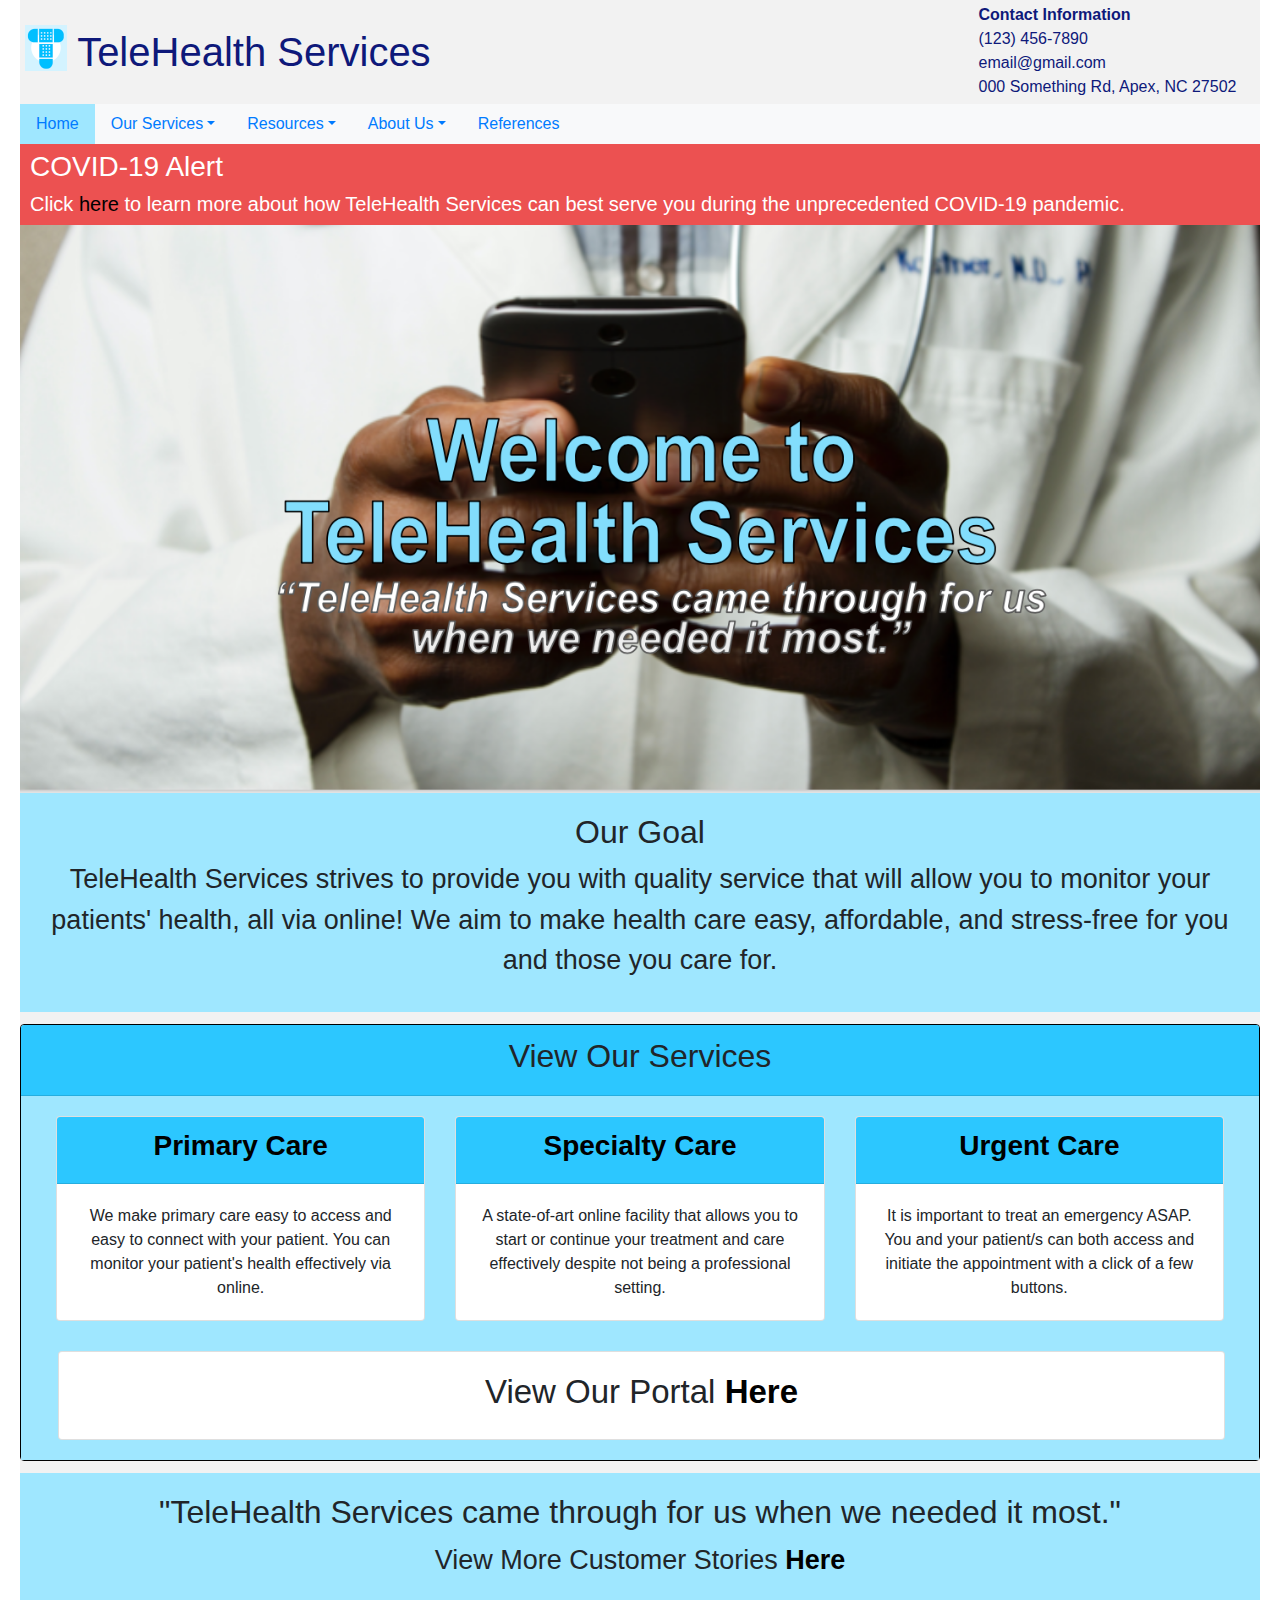
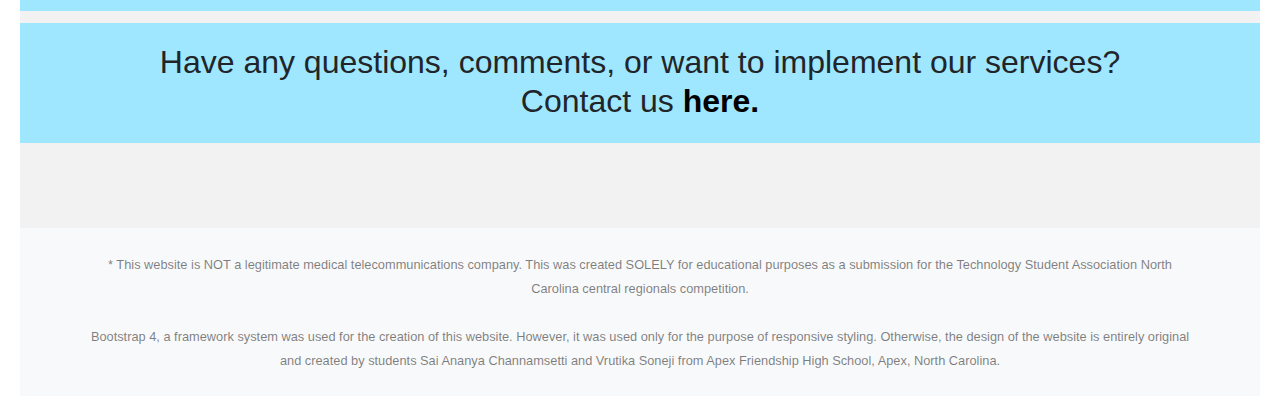
<file: index.html>
<!DOCTYPE html>
<html>

<head>
    <title>TeleHealth Services</title>

    <meta charset="utf-8">
    <meta name="viewport" content="width=device-width, initial-scale=1">

    <link rel="stylesheet" href="styles/main.css">
    <link rel="stylesheet" href="styles/bootstrap.css">

    <script src="js/jquery.min.js"></script>
    <script src="js/bootstrap.js"></script>
</head>

<body>
    <div class="containter ths-container-ui">
        <div class="row">
            <div class="col-md-9" style="margin-top: 20px;">
                <div class="img-column"><img src="images/logo.png"></div>
                <div class="title-column">
                    <h1 class="title-size title-color">TeleHealth Services</h1>
                </div>
            </div>
            <div class="col-md-3">
                <section class="titlecontact-size"><b>Contact Information</b> <br>(123) 456-7890 <br> email@gmail.com
                    <br> 000
                    Something
                    Rd, Apex, NC 27502
            </div>
            </section>
        </div>
        <nav class="navbar navbar-light bg-light">
            <ul class="nav">
                <li class="nav-item menu-selected">
                    <a class="nav-link" href="index.html">Home</a>
                </li>
                <li class="nav-item dropdown">
                    <a class="nav-link dropdown-toggle" data-toggle="dropdown" href="#">Our Services</a>
                    <div class="dropdown-menu">
                        <a class="dropdown-item" href="./html/primarycare.html">Primary Care</a>
                        <a class="dropdown-item" href="./html/specialtycare.html">Specialty Care</a>
                        <a class="dropdown-item" href="./html/urgentcare.html">Urgent Care</a>
                        <div class="dropdown-divider"></div>
                        <a class="dropdown-item" href="./html/ourportal.html">Our Portal</a>
                </li>
                <li class="nav-item dropdown">
                    <a class="nav-link dropdown-toggle" data-toggle="dropdown" href="#">Resources</a>
                    <div class="dropdown-menu">
                        <a class="dropdown-item" href="html/customerstories.html">Customer Stories</a>
                        <a class="dropdown-item" href="html/coronavirusinfo.html">COVID-19 Information</a>
                    </div>
                </li>
                <li class="nav-item dropdown">
                    <a class="nav-link dropdown-toggle" data-toggle="dropdown" href="#">About Us</a>
                    <div class="dropdown-menu">
                        <a class="dropdown-item" href="html/whoweare.html">Who We Are</a>
                        <a class="dropdown-item" href="html/contactus.html">Contact Us</a>
                    </div>
                </li>
                <li class="nav-item">
                    <a class="nav-link" href="html/citations.html">References</a>
                </li>
            </ul>
        </nav>

        <article
            style="background-color: rgb(236, 81, 81); color:white; padding-bottom: 1px; padding-top: 6px; padding-left: 10px; margin-left: 0px;">
            <h3 class="h3font">COVID-19 Alert</h3>
            <h5 class="h5font">Click <a href="./html/coronavirusinfo.html" style="color: black">here</a> to learn more about how TeleHealth
                Services
                can best
                serve you during the unprecedented COVID-19
                pandemic.</h5>
        </article>

        <img src="images/homepageimage2.png" alt="homepage image" width="100%" height="100%">

        <article style="margin-bottom: 12px;" class="customerstoriesbox-2 mainbox-color">
            <h2 style="text-align: center;" class="h2font">Our Goal</h2>
            <p style="text-align: center;" class="carefont-size">TeleHealth Services strives to provide you with quality
                service that will allow you to monitor your
                patients' health, all via online! We aim to make
                health care easy, affordable, and stress-free for you and those you care for.</p>
        </article>
        <section>
            <div class="card" style="border-color: black; margin-bottom: 12px;">
                <div class="card-header heading-color">
                    <h2 style="text-align: center; padding-bottom: 0px;" class="h2font">View Our Services</h2>
                </div>
                <div class="card-body mainbox-color">
                    <div class="row mainbox-color" style="margin: 0px;">
                        <div class="col-md-4">
                            <div class="card h-100">
                                <div class="card-header heading-color">
                                    <h3 style="text-align: center; padding-bottom: 0px;" class="h3font"><a
                                            href="./html/primarycare.html" style="color: black;"><b>Primary Care</b></a>
                                    </h3>
                                </div>
                                <div class="card-body">
                                    <p class="card-text" style="text-align: center;">We make primary care
                                        easy to access and easy to connect with
                                        your patient. You can monitor your patient's health effectively via online.</p>
                                </div>
                            </div>
                        </div>
                        <div class="col-md-4">
                            <div class="card h-100">
                                <div class="card-header heading-color">
                                    <h3 style="text-align: center; padding-bottom: 0px;" class="h3font"><a
                                            href="./html/specialtycare.html" style="color: black;"><b>Specialty
                                                Care</b></a></h3>
                                </div>
                                <div class="card-body">
                                    <p class="card-text" style="text-align: center;">A state-of-art online facility that
                                        allows you to
                                        start or continue your treatment and care effectively despite not being a
                                        professional setting.</p>
                                </div>
                            </div>
                        </div>
                        <div class="col-md-4">
                            <div class="card h-100">
                                <div class="card-header heading-color">
                                    <h3 style="text-align: center; padding-bottom: 0px;" class="h3font"><a
                                            href="./html/urgentcare.html" style="color: black;"><b>Urgent Care</b></a>
                                    </h3>
                                </div>
                                <div class="card-body">
                                    <p class="card-text" style="text-align: center;">It is important to treat an
                                        emergency ASAP. You and your
                                        patient/s can both access and initiate the appointment with a click of a few
                                        buttons.</p>
                                </div>
                            </div>
                        </div>
                    </div>
                    <div class="card" style="margin-top: 30px; margin-left: 17px; margin-right: 14px;">
                        <div class="card-body">
                            <h2 style="text-align: center; font-size: 33px;" class="h2font">View Our Portal <a href="html/ourportal.html" style="color:black"><b>Here</b></a></h2>
                        </div>
                    </div>
                </div>
            </div>
        </section>
        <article style="margin-bottom: 12px;" class="customerstoriesbox-2 mainbox-color">
            <h2 style="text-align: center;" class="h2font">"TeleHealth Services came through for us when we needed it most."</h2>
            <p style="text-align: center;" class="font-27px">View More Customer Stories <a
                    href="html/customerstories.html" style="color: black"><b>Here</b></a></p>
        </article>
        <section class="customerstoriesbox-2 mainbox-color">
            <h2 style="text-align: center;" class="h2font">Have any questions, comments, or want to implement our services? <br> Contact us <a
                    href="html/contactus.html" style="color: black;"><b>here.</b></a></h3>
        </section>
        <footer id="sticky-footer" class="py-4 bg-light text-black-50" style="margin-top: 85px;">
            <div class="container text-center">
                <small>* This website is NOT a legitimate medical telecommunications company. This was
                    created SOLELY for educational purposes as a submission for the Technology Student Association
                    North Carolina central regionals competition.</small>
                <br>
                <br>
                <small>Bootstrap 4, a framework system was used for the creation of this website. However, it was used
                    only for the purpose of responsive styling. Otherwise, the design of the website is entirely
                    original and created by students Sai Ananya Channamsetti and Vrutika Soneji
                    from Apex Friendship High School, Apex, North Carolina.</small>
            </div>
        </footer>
    </div>
</body>

</html>
</file>
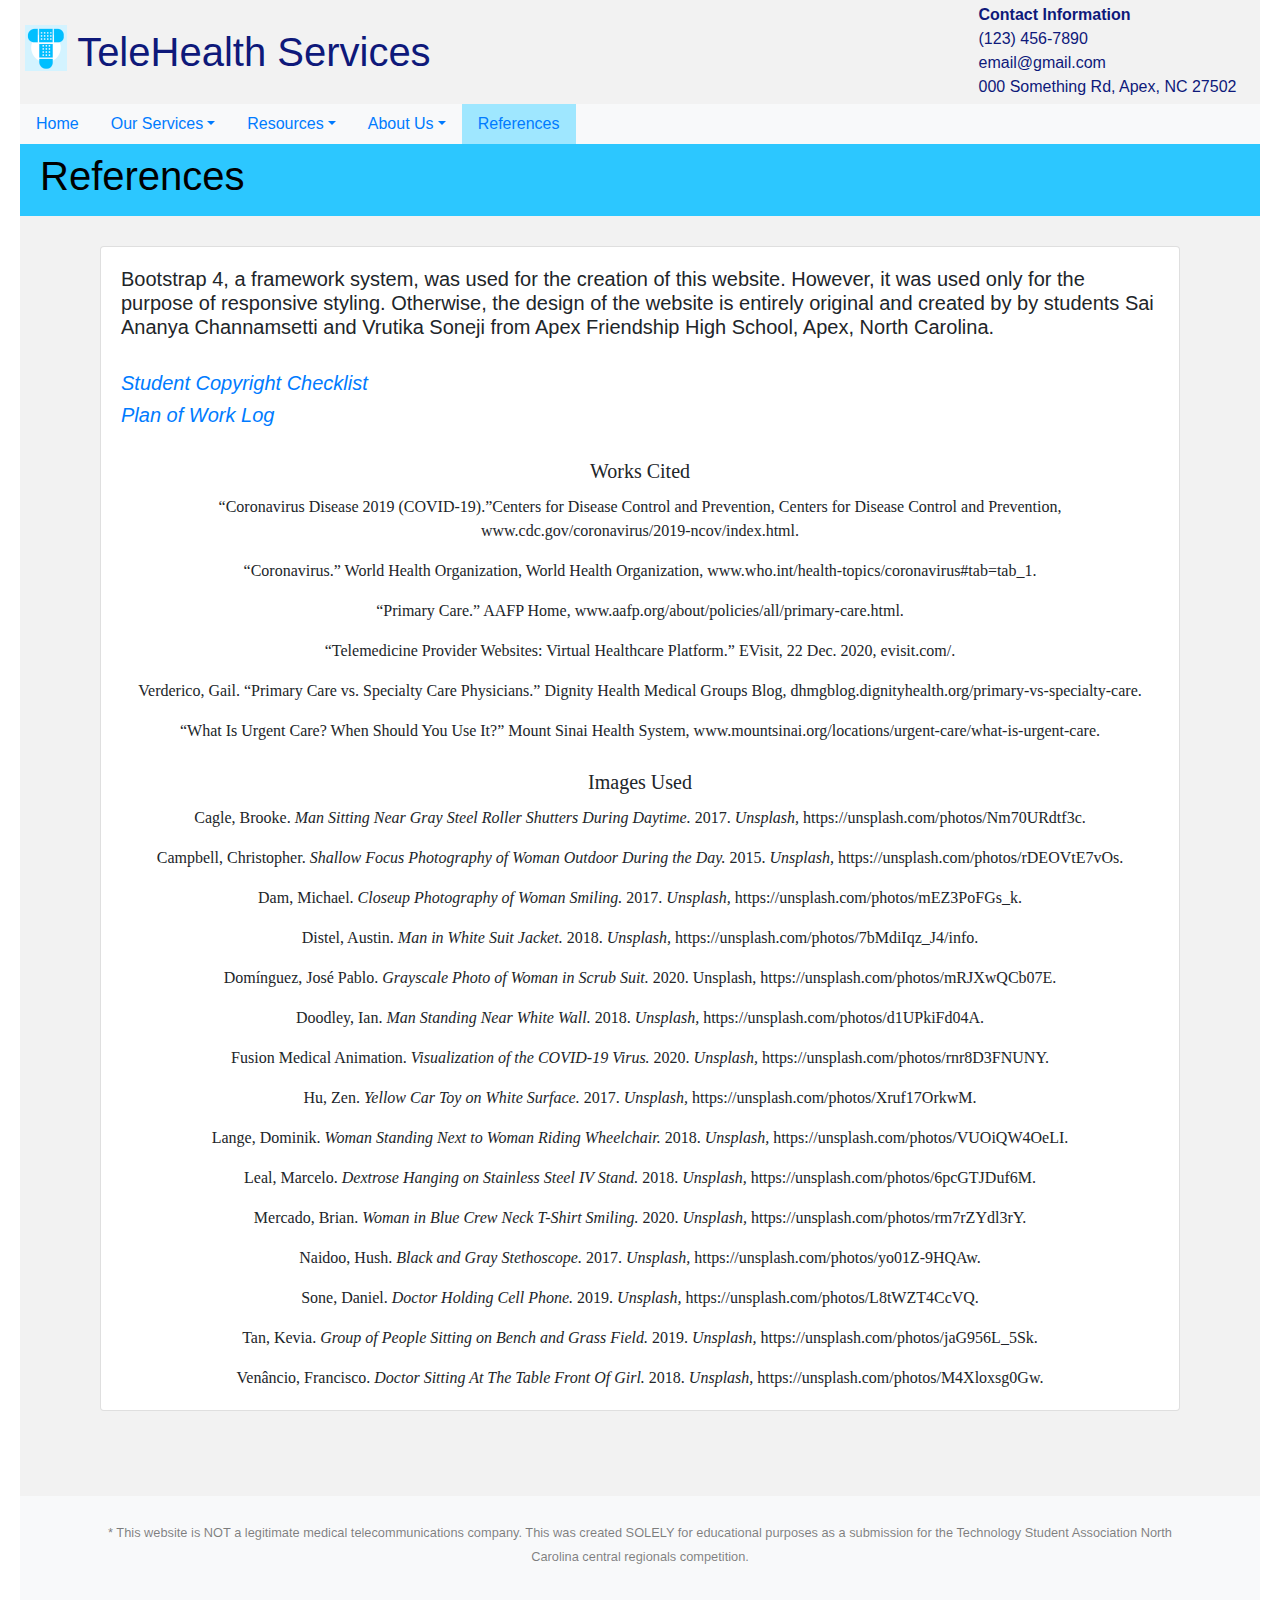
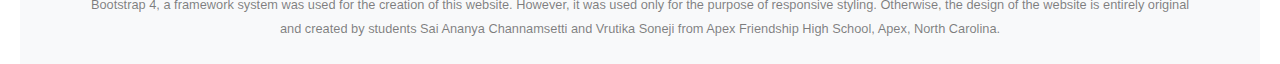
<file: html/citations.html>
<!DOCTYPE html>
<html>

<head>
    <title>TeleHealth Services</title>

    <meta charset="utf-8">
    <meta name="viewport" content="width=device-width, initial-scale=1">
    
    <link rel="stylesheet" href="../styles/main.css">
    <link rel="stylesheet" href="../styles/bootstrap.css">

    <script src="../js/jquery.min.js"></script>
    <script src="../js/bootstrap.js"></script>
    <script src="../js/contactvalidator.js"></script>
</head>

<body>
    <div class="containter ths-container-ui">
        <div class="row">
            <div class="col-md-9" style="margin-top: 20px;">
                <div class="img-column"><a href="../index.html"><img src="../images/logo.png"></a></div>
                <div class="title-column">
                    <h1 class="title-size"><a href="../index.html" class="title-color">TeleHealth Services</a></h1>
                </div>
            </div>
            <div class="col-md-3">
                <section class="titlecontact-size"><b>Contact Information</b> <br>(123) 456-7890 <br> email@gmail.com
                    <br> 000
                    Something
                    Rd, Apex, NC 27502
            </div>
            </section>
        </div>
        <nav class="navbar navbar-light bg-light">
            <ul class="nav">
                <li class="nav-item">
                    <a class="nav-link" href="../index.html">Home</a>
                </li>
                <li class="nav-item dropdown">
                    <a class="nav-link dropdown-toggle" data-toggle="dropdown" href="#">Our Services</a>
                    <div class="dropdown-menu">
                        <a class="dropdown-item" href="./primarycare.html">Primary Care</a>
                        <a class="dropdown-item" href="./specialtycare.html">Specialty Care</a>
                        <a class="dropdown-item" href="./urgentcare.html">Urgent Care</a>
                        <div class="dropdown-divider"></div>
                        <a class="dropdown-item" href="./ourportal.html">Our Portal</a>
                    </div>
                </li>
                <li class="nav-item dropdown">
                    <a class="nav-link dropdown-toggle" data-toggle="dropdown" href="#">Resources</a>
                    <div class="dropdown-menu">
                        <a class="dropdown-item" href="./customerstories.html">Customer Stories</a>
                        <a class="dropdown-item" href="./coronavirusinfo.html">COVID-19 Information</a>
                    </div>
                </li>
                <li class="nav-item dropdown">
                    <a class="nav-link dropdown-toggle" data-toggle="dropdown" href="#">About Us</a>
                    <div class="dropdown-menu">
                        <a class="dropdown-item" href="./whoweare.html">Who We Are</a>
                        <a class="dropdown-item" href="./contactus.html">Contact Us</a>
                    </div>
                </li>
                <li class="nav-item menu-selected">
                    <a class="nav-link" href="./citations.html">References</a>
                </li>
            </ul>
        </nav>
        <article
            class="heading-color blue-heading" style="color: black;">
            <h1 class="font-40px">References</h1>
        </article>
        <div class="card contact-card" style="margin-top: 30px;">
            <div class="card-body">
                <h5 class="card-text h5font">Bootstrap 4, a framework system, was used for the creation of this website.
                    However, it was used
                    only for the purpose of responsive styling. Otherwise, the design of the website is entirely
                    original and created by by students Sai Ananya Channamsetti and Vrutika Soneji
                    from Apex Friendship High School, Apex, North Carolina.</h5>
                <br>
                <h5 class=".PDF-align h5font"><a href=../PDFs/WebmasterCopyRight.pdf target="_blank">
                    <i>Student Copyright Checklist</i>
                </a></h5>
                <h5 class=".PDF-align h5font"><a href="../PDFs/webmasterstates.pdf" target="_blank">
                    <i>Plan of Work Log</i>
                </a></h5>
                <br>

                <h5 class="card-title h5font" style="text-align: center; font-family: 'Times New Roman', Times, serif;">Works Cited</h5>
                <section style="font-family:'Times New Roman', Times, serif;">
                <p class="card-text" style="text-align: center;">
                    <q>Coronavirus Disease 2019 (COVID-19).</q>Centers for Disease Control and Prevention, Centers for
                    Disease Control and Prevention, www.cdc.gov/coronavirus/2019-ncov/index.html.
                </p>
                <p class="card-text" style="text-align: center;">
                    <q>Coronavirus.</q> World Health Organization, World Health Organization,
                    www.who.int/health-topics/coronavirus#tab=tab_1.
                </p>
                <p class="card-text" style="text-align: center;">
                    <q>Primary Care.</q> AAFP Home, www.aafp.org/about/policies/all/primary-care.html.
                </p>
                <p class="card-text" style="text-align: center;">
                    <q>Telemedicine Provider Websites: Virtual Healthcare Platform.</q> EVisit, 22 Dec. 2020,
                    evisit.com/.
                </p>
                <p class="card-text" style="text-align: center;">
                    Verderico, Gail. <q>Primary Care vs. Specialty Care Physicians.</q> Dignity Health Medical Groups
                    Blog, dhmgblog.dignityhealth.org/primary-vs-specialty-care.
                </p>
                <p class="card-text" style="text-align: center; padding-bottom: 27px;">
                    <q>What Is Urgent Care? When Should You Use It?</q> Mount Sinai Health System,
                    www.mountsinai.org/locations/urgent-care/what-is-urgent-care.
                </p>
                </section>

                <h5 class="card-title h5font" style="text-align: center; font-family: 'Times New Roman', Times, serif;">Images Used</h5>
                <section style="font-family: 'Times New Roman', Times, serif;">
                <p class="card-text" style="text-align: center;">
                    Cagle, Brooke. <i>Man Sitting Near Gray Steel Roller Shutters During Daytime.</i> 2017. <i>Unsplash,</i> https://unsplash.com/photos/Nm70URdtf3c.
                </p>
                <p class="card-text" style="text-align: center;">
                    Campbell, Christopher. <i>Shallow Focus Photography of Woman Outdoor During the Day.</i> 2015. <i>Unsplash,</i> https://unsplash.com/photos/rDEOVtE7vOs.
                </p>
                <p class="card-text" style="text-align: center;">
                    Dam, Michael. <i>Closeup Photography of Woman Smiling.</i> 2017. <i>Unsplash,</i> https://unsplash.com/photos/mEZ3PoFGs_k.
                </p>
                <p class="card-text" style="text-align: center;">
                    Distel, Austin. <i>Man in White Suit Jacket.</i> 2018. <i>Unsplash,</i> https://unsplash.com/photos/7bMdiIqz_J4/info. 
                </p>
                <p class="card-text" style="text-align: center;">
                    Domínguez, José Pablo. <i>Grayscale Photo of Woman in Scrub Suit.</i> 2020. Unsplash, https://unsplash.com/photos/mRJXwQCb07E.
                 </p>
                 <p class="card-text" style="text-align: center;">
                    Doodley, Ian. <i>Man Standing Near White Wall.</i> 2018. <i>Unsplash,</i> https://unsplash.com/photos/d1UPkiFd04A.
                 </p>
                 <p class="card-text" style="text-align: center;">
                    Fusion Medical Animation. <i>Visualization of the COVID-19 Virus.</i> 2020. <i>Unsplash,</i> https://unsplash.com/photos/rnr8D3FNUNY.
                 </p>
                 <p class="card-text" style="text-align: center;">
                    Hu, Zen. <i>Yellow Car Toy on White Surface.</i> 2017. <i>Unsplash,</i> https://unsplash.com/photos/Xruf17OrkwM.
                 </p>
                 <p class="card-text" style="text-align: center;">
                    Lange, Dominik. <i>Woman Standing Next to Woman Riding Wheelchair.</i> 2018. <i>Unsplash,</i> https://unsplash.com/photos/VUOiQW4OeLI.
                 </p>
                 <p class="card-text" style="text-align: center;">
                    Leal, Marcelo. <i>Dextrose Hanging on Stainless Steel IV Stand.</i> 2018. <i>Unsplash,</i> https://unsplash.com/photos/6pcGTJDuf6M.
                 </p>
                 <p class="card-text" style="text-align: center;">
                    Mercado, Brian. <i>Woman in Blue Crew Neck T-Shirt Smiling.</i> 2020. <i>Unsplash,</i> https://unsplash.com/photos/rm7rZYdl3rY.
                 </p>
                 <p class="card-text" style="text-align: center;">
                    Naidoo, Hush. <i>Black and Gray Stethoscope.</i> 2017. <i>Unsplash,</i> https://unsplash.com/photos/yo01Z-9HQAw.
                 </p>
                 <p class="card-text" style="text-align: center;">
                    Sone, Daniel. <i>Doctor Holding Cell Phone.</i> 2019. <i>Unsplash,</i> https://unsplash.com/photos/L8tWZT4CcVQ.
                 </p>
                 <p class="card-text" style="text-align: center;">
                    Tan, Kevia. <i>Group of People Sitting on Bench and Grass Field.</i> 2019. <i>Unsplash,</i> https://unsplash.com/photos/jaG956L_5Sk.
                 </p>
                 <p class="card-text" style="text-align: center;">
                    Venâncio, Francisco. <i>Doctor Sitting At The Table Front Of Girl.</i> 2018. <i>Unsplash,</i> https://unsplash.com/photos/M4Xloxsg0Gw. 
                 </p>
                </section>
            </div>
        </div>
        <footer id="sticky-footer" class="py-4 bg-light text-black-50" style="margin-top: 85px;">
            <div class="container text-center">
                <small>* This website is NOT a legitimate medical telecommunications company. This was
                    created SOLELY for educational purposes as a submission for the Technology Student Association
                    North Carolina central regionals competition.</small>
                <br>
                <br>
                <small>Bootstrap 4, a framework system was used for the creation of this website. However, it was used
                    only for the purpose of responsive styling. Otherwise, the design of the website is entirely
                    original and created by students Sai Ananya Channamsetti and Vrutika Soneji
                    from Apex Friendship High School, Apex, North Carolina.</small>
            </div>
        </footer>
    </div>
</body>

</html>
</file>
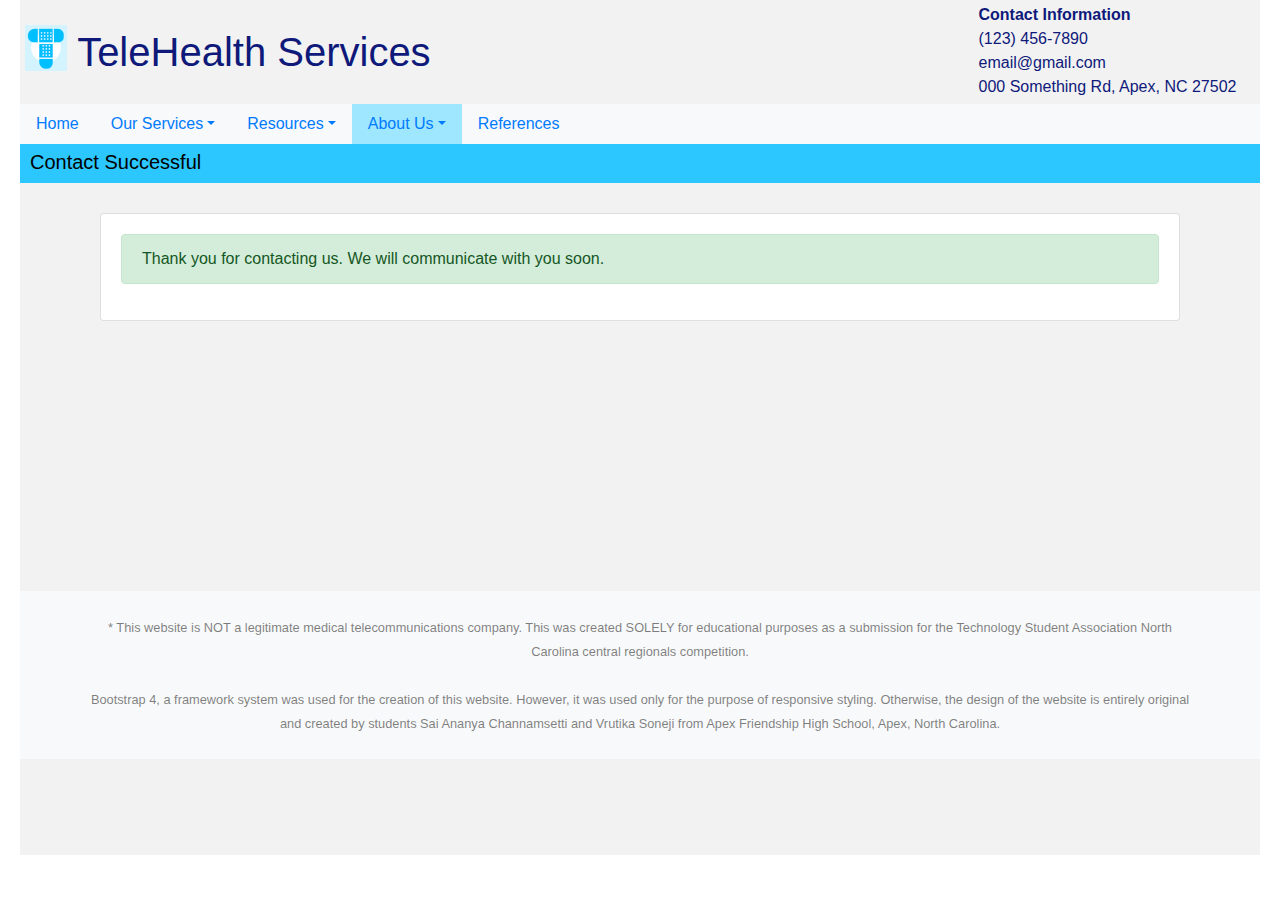
<file: html/contactsuccess.html>
<!DOCTYPE html>
<html>

<head>
    <title>TeleHealth Services</title>

    <meta charset="utf-8">
    <meta name="viewport" content="width=device-width, initial-scale=1">
    
    <link rel="stylesheet" href="../styles/main.css">
    <link rel="stylesheet" href="../styles/bootstrap.css">

    <script src="../js/jquery.min.js"></script>
    <script src="../js/bootstrap.js"></script>
</head>

<body>
    <div class="containter ths-container-ui">
        <div class="row">
            <div class="col-md-9" style="margin-top: 20px;">
                <div class="img-column"><a href="../index.html"><img src="../images/logo.png"></a></div>
                <div class="title-column">
                    <h1 class="title-size"><a href="../index.html" class="title-color">TeleHealth Services</a></h1>
                </div>
            </div>
            <div class="col-md-3">
                <section class="titlecontact-size"><b>Contact Information</b> <br>(123) 456-7890 <br> email@gmail.com
                    <br> 000
                    Something
                    Rd, Apex, NC 27502
            </div>
            </section>
        </div>
        <nav class="navbar navbar-light bg-light">
            <ul class="nav">
                <li class="nav-item">
                    <a class="nav-link" href="../index.html">Home</a>
                </li>
                <li class="nav-item dropdown">
                    <a class="nav-link dropdown-toggle" data-toggle="dropdown" href="#">Our Services</a>
                    <div class="dropdown-menu">
                        <a class="dropdown-item" href="/html/primarycare.html">Primary Care</a>
                        <a class="dropdown-item" href="./specialtycare.html">Specialty Care</a>
                        <a class="dropdown-item" href="./urgentcare.html">Urgent Care</a>
                        <div class="dropdown-divider"></div>
                        <a class="dropdown-item" href="./ourportal.html">Our Portal</a>
                    </div>
                </li>
                <li class="nav-item dropdown">
                    <a class="nav-link dropdown-toggle" data-toggle="dropdown" href="#">Resources</a>
                    <div class="dropdown-menu">
                        <a class="dropdown-item" href="./customerstories.html">Customer Stories</a>
                        <a class="dropdown-item" href="./coronavirusinfo.html">COVID-19 Information</a>
                    </div>
                </li>
                <li class="nav-item dropdown menu-selected">
                    <a class="nav-link dropdown-toggle" data-toggle="dropdown" href="#">About Us</a>
                    <div class="dropdown-menu">
                        <a class="dropdown-item" href="./whoweare.html">Who We Are</a>
                        <a class="dropdown-item" href="./contactus.html">Contact Us</a>
                    </div>
                </li>
                <li class="nav-item">
                    <a class="nav-link" href="./citations.html">References</a>
                </li>
            </ul>
        </nav>
        <article
            class="heading-color"style="color: black; padding-bottom: 1px; padding-top: 6px; padding-left: 10px;">
            <h1 style="font-size: 20px;">Contact Successful</h1>
        </article>
        <div class="card contact-card" style="margin-top: 30px; margin-bottom: 270px;">
            <div class="card-body">
                <div class="alert alert-success">
                    Thank you for contacting us. We will communicate with you soon.
                </div>
            </div>
        </div>
        <footer id="sticky-footer" class="py-4 bg-light text-black-50" style="margin-top: 219px;">
            <div class="container text-center">
                <small>* This website is NOT a legitimate medical telecommunications company. This was
                    created SOLELY for educational purposes as a submission for the Technology Student Association
                    North Carolina central regionals competition.</small>
                <br>
                <br>
                <small>Bootstrap 4, a framework system was used for the creation of this website. However, it was used
                    only for the purpose of responsive styling. Otherwise, the design of the website is entirely
                    original and created by students Sai Ananya Channamsetti and Vrutika Soneji
                    from Apex Friendship High School, Apex, North Carolina.</small>
            </div>
        </footer>
    </div>
</body>

</html>
</file>
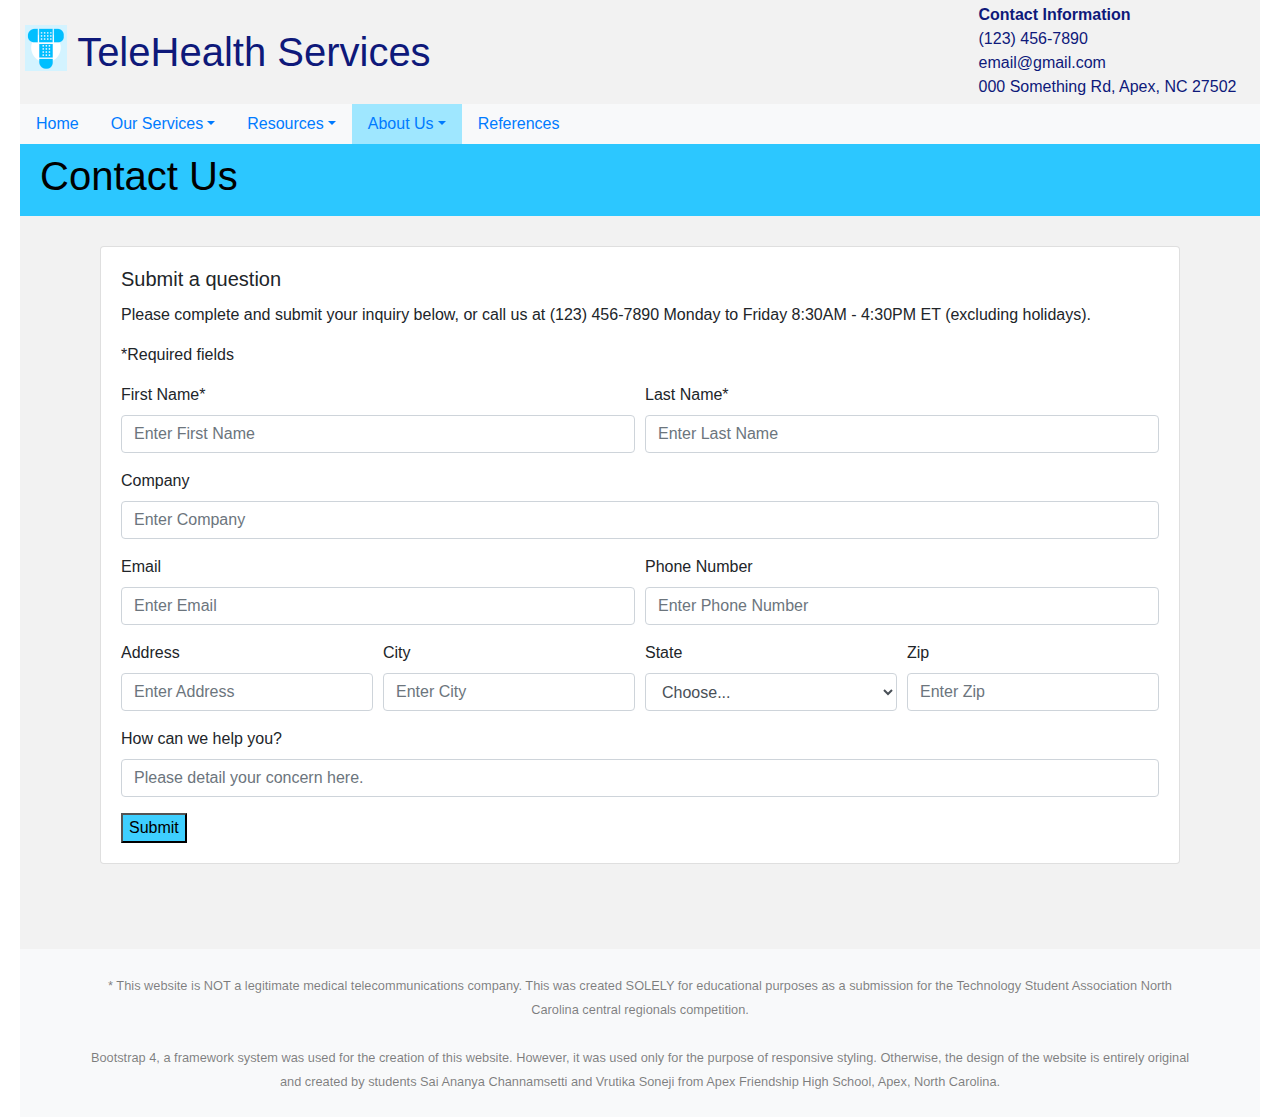
<file: html/contactus.html>
<!DOCTYPE html>
<html>

<head>
    <title>TeleHealth Services</title>

    <meta charset="utf-8">
    <meta name="viewport" content="width=device-width, initial-scale=1">
    
    <link rel="stylesheet" href="../styles/main.css">
    <link rel="stylesheet" href="../styles/bootstrap.css">

    <script src="../js/jquery.min.js"></script>
    <script src="../js/bootstrap.js"></script>
    <script src="../js/contactvalidator.js"></script>
</head>

<body>
    <div class="containter ths-container-ui">
        <div class="row">
            <div class="col-md-9" style="margin-top: 20px;">
                <div class="img-column"><a href="../index.html"><img src="../images/logo.png"></a></div>
                <div class="title-column">
                    <h1 class="title-size"><a href="../index.html" class="title-color">TeleHealth Services</a></h1>
                </div>
            </div>
            <div class="col-md-3">
                <section class="titlecontact-size"><b>Contact Information</b> <br>(123) 456-7890 <br> email@gmail.com
                    <br> 000
                    Something
                    Rd, Apex, NC 27502
            </div>
            </section>
        </div>
        <nav class="navbar navbar-light bg-light">
            <ul class="nav">
                <li class="nav-item">
                    <a class="nav-link" href="../index.html">Home</a>
                </li>
                <li class="nav-item dropdown">
                    <a class="nav-link dropdown-toggle" data-toggle="dropdown" href="#">Our Services</a>
                    <div class="dropdown-menu">
                        <a class="dropdown-item" href="./primarycare.html">Primary Care</a>
                        <a class="dropdown-item" href="./specialtycare.html">Specialty Care</a>
                        <a class="dropdown-item" href="./urgentcare.html">Urgent Care</a>
                        <div class="dropdown-divider"></div>
                        <a class="dropdown-item" href="./ourportal.html">Our Portal</a>
                    </div>
                </li>
                <li class="nav-item dropdown">
                    <a class="nav-link dropdown-toggle" data-toggle="dropdown" href="#">Resources</a>
                    <div class="dropdown-menu">
                        <a class="dropdown-item" href="./customerstories.html">Customer Stories</a>
                        <a class="dropdown-item" href="./coronavirusinfo.html">COVID-19 Information</a>
                    </div>
                </li>
                <li class="nav-item dropdown menu-selected">
                    <a class="nav-link dropdown-toggle" data-toggle="dropdown" href="#">About Us</a>
                    <div class="dropdown-menu">
                        <a class="dropdown-item" href="./whoweare.html">Who We Are</a>
                        <a class="dropdown-item menuitem-selected" href="./contactus.html">Contact Us</a>
                    </div>
                </li>
                <li class="nav-item">
                    <a class="nav-link" href="./citations.html">References</a>
                </li>
            </ul>
        </nav>
        <article
            class="heading-color blue-heading"style="color: black;">
            <h1 class="font-40px">Contact Us</h1>
        </article>
        <div class="card contact-card" style="margin-top: 30px;">
            <div class="card-body">
                <h5 class="card-title h5font">Submit a question</h5>
                <p class="card-text">Please complete and submit your inquiry below, or call us at
                    (123) 456-7890 Monday to Friday 8:30AM - 4:30PM ET (excluding holidays).</p>
                <p>*Required fields</p>
                <form action="contactsuccess.html" onsubmit="javascipt:validateForm();">
                    <div class="form-row">
                        <div class="form-group col-md-6">
                            <label for="firstName">First Name*</label>
                            <input type="text" class="form-control" id="firstName" placeholder="Enter First Name">
                        </div>
                        <div class="form-group col-md-6">
                            <label for="lastName">Last Name*</label>
                            <input type="text" class="form-control" id="lastName" placeholder="Enter Last Name">
                        </div>
                    </div>
                    <div class="form-row">
                        <div class="form-group col-md-12">
                            <label for="inputCompany">Company</label>
                            <input type="company" class="form-control" id="inputCompany" placeholder="Enter Company">
                        </div>
                    </div>
                    <div class="form-row">
                        <div class="form-group col-md-6">
                            <label for="inputEmail">Email</label>
                            <input type="email" class="form-control" id="inputEmail" placeholder="Enter Email">
                        </div>
                        <div class="form-group col-md-6">
                            <label for="inputPhoneNumber">Phone Number</label>
                            <input type="phonenumber" class="form-control" id="inputPhoneNumber"
                                placeholder="Enter Phone Number">
                        </div>
                    </div>
                    <div class="form-row">
                        <div class="form-group col-md-3">
                            <label for="inputAddress">Address</label>
                            <input type="address" class="form-control" id="inputAddress" placeholder="Enter Address">
                        </div>
                        <div class="form-group col-md-3">
                            <label for="inputCity">City</label>
                            <input type="text" class="form-control" id="inputCity" placeholder="Enter City">
                        </div>
                        <div class="form-group col-md-3">
                            <label for="inputState">State</label>
                            <select id="inputState" class="form-control">
                                <option selected>Choose...</option>
                                <option>...</option>
                            </select>
                        </div>
                        <div class="form-group col-md-3">
                            <label for="inputZip">Zip</label>
                            <input type="text" class="form-control" id="inputZip" placeholder="Enter Zip">
                        </div>
                    </div>
                    <div class="form-row">
                        <div class="form-group col-md-12">
                            <label for="inputText">How can we help you?</label>
                            <input type="text" class="form-control" id="inputText"
                                placeholder="Please detail your concern here.">
                        </div>
                    </div>
                    <button type="submit" style="background-color:rgb(62, 207, 255)">Submit</button>
                </form>
            </div>
        </div>
        <footer id="sticky-footer" class="py-4 bg-light text-black-50" style="margin-top: 85px;">
            <div class="container text-center">
                <small>* This website is NOT a legitimate medical telecommunications company. This was
                    created SOLELY for educational purposes as a submission for the Technology Student Association
                    North Carolina central regionals competition.</small>
                <br>
                <br>
                <small>Bootstrap 4, a framework system was used for the creation of this website. However, it was used
                    only for the purpose of responsive styling. Otherwise, the design of the website is entirely
                    original and created by students Sai Ananya Channamsetti and Vrutika Soneji
                    from Apex Friendship High School, Apex, North Carolina.</small>
            </div>
        </footer>
    </div>
</body>

</html>
</file>
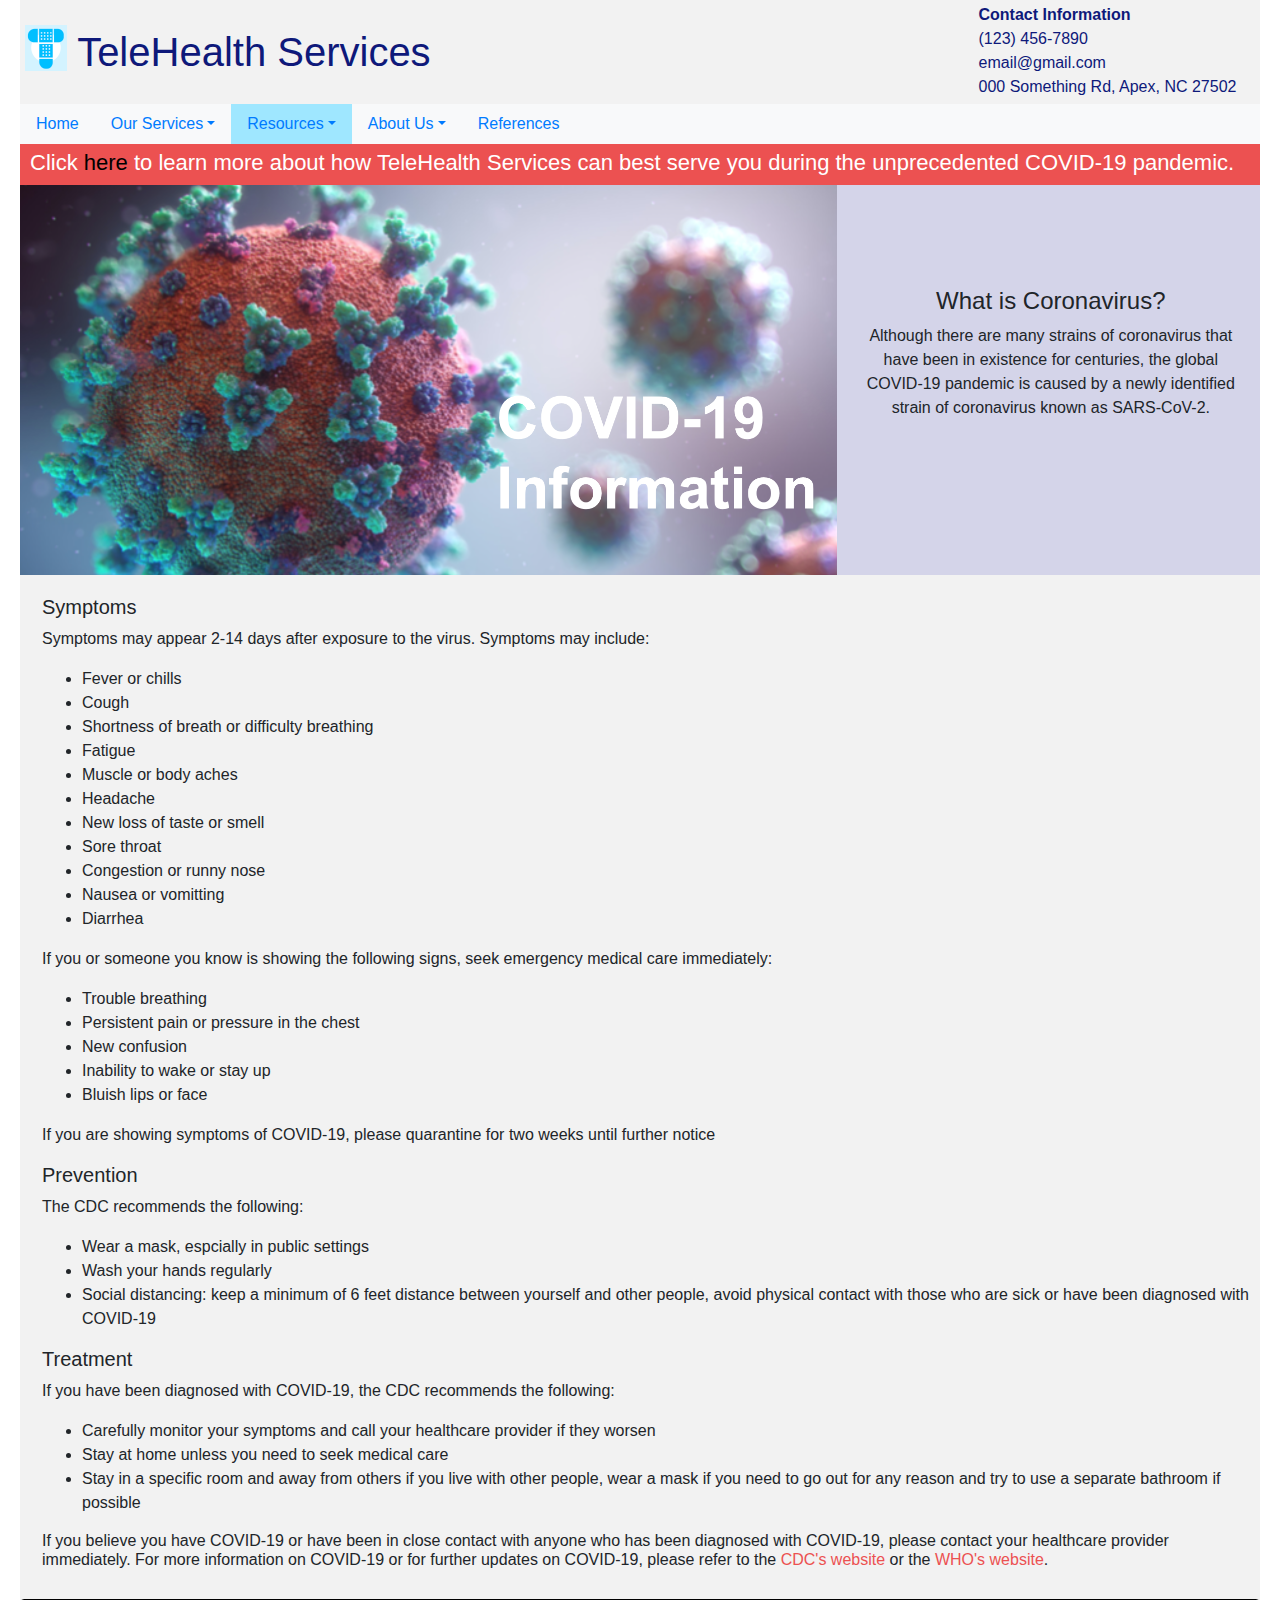
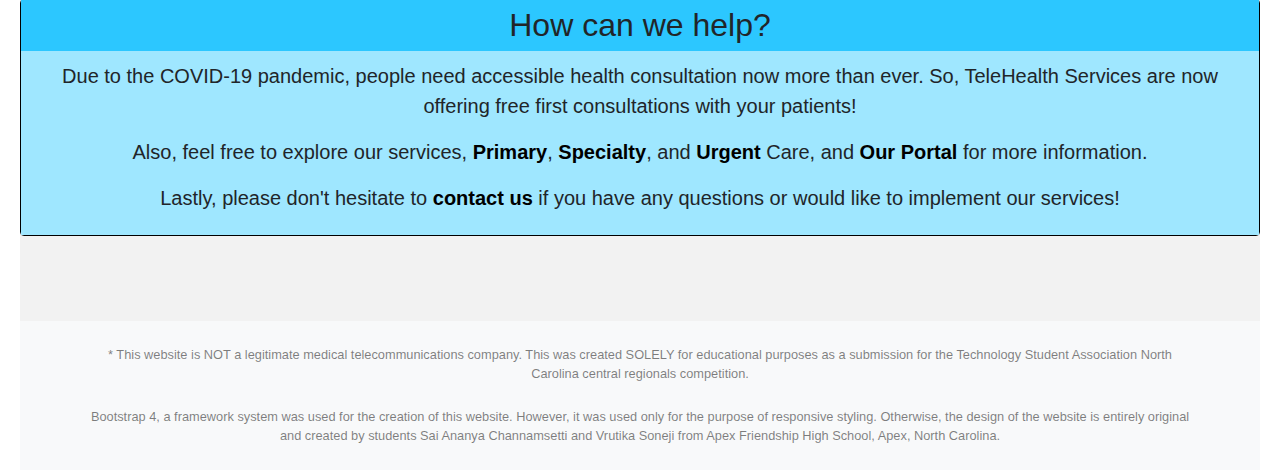
<file: html/coronavirusinfo.html>
<html>

<head>
    <title>TeleHealth Services</title>

    <meta charset="utf-8">
    <meta name="viewport" content="width=device-width, initial-scale=1">
    
    <link rel="stylesheet" href="../styles/main.css">
    <link rel="stylesheet" href="../styles/bootstrap.css">

    <script src="../js/jquery.min.js"></script>
    <script src="../js/bootstrap.js"></script>
</head>

<body>
    <div class="containter ths-container-ui">
        <div class="row">
            <div class="col-md-9" style="margin-top: 20px;">
                <div class="img-column"><a href="../index.html"><img src="../images/logo.png"></a></div>
                <div class="title-column">
                    <h1 class="title-size"><a href="../index.html" class="title-color">TeleHealth Services</a></h1>
                </div>
            </div>
            <div class="col-md-3">
                <section class="titlecontact-size"><b>Contact Information</b> <br>(123) 456-7890 <br> email@gmail.com
                    <br> 000
                    Something
                    Rd, Apex, NC 27502
            </div>
            </section>
        </div>
        <nav class="navbar navbar-light bg-light">
            <ul class="nav">
                <li class="nav-item">
                    <a class="nav-link" href="../index.html">Home</a>
                </li>
                <li class="nav-item dropdown">
                    <a class="nav-link dropdown-toggle" data-toggle="dropdown" href="#">Our Services</a>
                    <div class="dropdown-menu">
                        <a class="dropdown-item" href="./primarycare.html">Primary Care</a>
                        <a class="dropdown-item" href="./specialtycare.html">Specialty Care</a>
                        <a class="dropdown-item" href="./urgentcare.html">Urgent Care</a>
                        <div class="dropdown-divider"></div>
                        <a class="dropdown-item" href="./ourportal.html">Our Portal</a>
                    </div>
                </li>
                <li class="nav-item dropdown menu-selected">
                    <a class="nav-link dropdown-toggle" data-toggle="dropdown" href="#">Resources</a>
                    <div class="dropdown-menu">
                        <a class="dropdown-item" href="./customerstories.html">Customer Stories</a>
                        <a class="dropdown-item menuitem-selected" href="./coronavirusinfo.html">COVID-19 Information</a>
                    </div>
                </li>
                <li class="nav-item dropdown">
                    <a class="nav-link dropdown-toggle" data-toggle="dropdown" href="#">About Us</a>
                    <div class="dropdown-menu">
                        <a class="dropdown-item" href="./whoweare.html">Who We Are</a>
                        <a class="dropdown-item" href="./contactus.html">Contact Us</a>
                    </div>
                </li>
                <li class="nav-item">
                    <a class="nav-link" href="./citations.html">References</a>
                </li>
            </ul>
        </nav>

        <article
            style="background-color: rgb(236, 81, 81); color:white; padding-bottom: 1px; padding-top: 6px; padding-left: 10px;">
            <h4 style="font-size: 22px;" class="h4font">Click <a href="#HowCanWeHelp" style="color: black;">here</a> to learn more about how TeleHealth Services
                can best
                serve you during the unprecedented COVID-19
                pandemic.</h4>
        </article>

        <div class="row">
            <div class="col-md-8 ourportal-oddbox">
                <img src="../images/covid19image.png" alt="covid-19 main image" width="100%">
            </div>
            <div class="col-md-4 textresponsive-5 ourportal-oddbox">
                <article class="colmd4-boxes">
                    <h4 class="h4font">What is Coronavirus?</h4>
                    <p>Although there are many strains of coronavirus that have been in existence for centuries, the global COVID-19 pandemic is caused by a newly identified strain of
                        coronavirus known as SARS-CoV-2.</p>
                </article>
            </div>
        </div>

        <section style="padding-top: 20px; padding-bottom: 22px; padding-left: 22px;">
            <section>
                <h5>Symptoms</h5>
                <p>Symptoms may appear 2-14 days after exposure to the virus. Symptoms may include:</p>
                <ul>
                    <li>Fever or chills</li>
                    <li>Cough</li>
                    <li>Shortness of breath or difficulty breathing</li>
                    <li>Fatigue</li>
                    <li>Muscle or body aches</li>
                    <li>Headache</li>
                    <li>New loss of taste or smell</li>
                    <li>Sore throat</li>
                    <li>Congestion or runny nose</li>
                    <li>Nausea or vomitting</li>
                    <li>Diarrhea</li>
                </ul>
                <p>If you or someone you know is showing the following signs, seek emergency medical care immediately:
                </p>
                <ul>
                    <li>Trouble breathing</li>
                    <li>Persistent pain or pressure in the chest</li>
                    <li>New confusion</li>
                    <li>Inability to wake or stay up</li>
                    <li>Bluish lips or face</li>
                </ul>
                <p>If you are showing symptoms of COVID-19, please quarantine for two weeks until further notice</p>
            </section>

            <section>
                <h5>Prevention</h5>
                <p>The CDC recommends the following:</p>
                <ul>
                    <li>Wear a mask, espcially in public settings</li>
                    <li>Wash your hands regularly</li>
                    <li>Social distancing: keep a minimum of 6 feet distance between yourself and other people, avoid
                        physical contact with those who are sick or have been diagnosed with COVID-19</li>
                </ul>
            </section>

            <section>
                <h5>Treatment</h5>
                <p>If you have been diagnosed with COVID-19, the CDC recommends the following:</p>
                <ul>
                    <li>Carefully monitor your symptoms and call your healthcare provider if they worsen</li>
                    <li>Stay at home unless you need to seek medical care</li>
                    <li>Stay in a specific room and away from others if you live with other people, wear a mask if you
                        need
                        to go out for any reason and try to use a separate bathroom if possible </li>
                </ul>
            </section>

            <article>
                <h6>If you believe you have COVID-19 or have been in close contact with anyone who has been diagnosed
                    with COVID-19, please contact your healthcare provider immediately. For more information on COVID-19
                    or for further updates on COVID-19, please refer to the <a href=https://www.cdc.gov target="_blank"
                        style="color: rgb(236, 81, 81);">CDC's website</a> or the <a href=https://www.who.int
                        target="_blank" style="color: rgb(236, 81, 81);">WHO's website</a>.</h6>
            </article>
        </section>
        
        <section style="text-align: center;" id="HowCanWeHelp">
            <div class="card" style="border-color: black;">
                <h2 class="heading-color h2font"style="padding-top: 6px; padding-bottom: 6px; margin: 0px;">How can we help?</h2>
                <section
                    class="mainbox-color" style="padding-top: 10px; padding-bottom: 6px; padding-left: 15px; padding-right: 15px;">
                    <p class="coronafont-size">Due to the COVID-19 pandemic, people need
                        accessible health consultation now more than ever. So, TeleHealth Services are now offering free first
                        consultations with your patients!</p>
                    <p class="coronafont-size">Also, feel free to explore our services, <a href="./primarycare.html"
                            style="color: black;"><b>Primary</b></a>, <a href="./specialtycare.html"
                            style="color: black;"><b>Specialty</b></a>, and
                        <a href="./urgentcare.html" style="color: black;"><b>Urgent</b></a>
                        Care, and <a href="./ourportal.html" style="color: black;"><b> Our Portal</b></a>
                        for more information.
                    <p class="coronafont-size">Lastly, please don't hesitate to <a href="./contactus.html"
                            style="color: black;"><b>contact us</b></a> if you have any questions or would like to implement our services!</p>
                    </p>
                </section>
            </div>
        </section>
        <footer id="sticky-footer" class="py-4 bg-light text-black-50" style="margin-top: 85px;">
            <div class="container text-center">
                <small>* This website is NOT a legitimate medical telecommunications company. This was
                    created SOLELY for educational purposes as a submission for the Technology Student Association
                    North Carolina central regionals competition.</small>
                <br>
                <br>
                <small>Bootstrap 4, a framework system was used for the creation of this website. However, it was used
                    only for the purpose of responsive styling. Otherwise, the design of the website is entirely
                    original and created by students Sai Ananya Channamsetti and Vrutika Soneji
                    from Apex Friendship High School, Apex, North Carolina.</small>
            </div>
        </footer>
    </div>
</body>

</html>
</file>
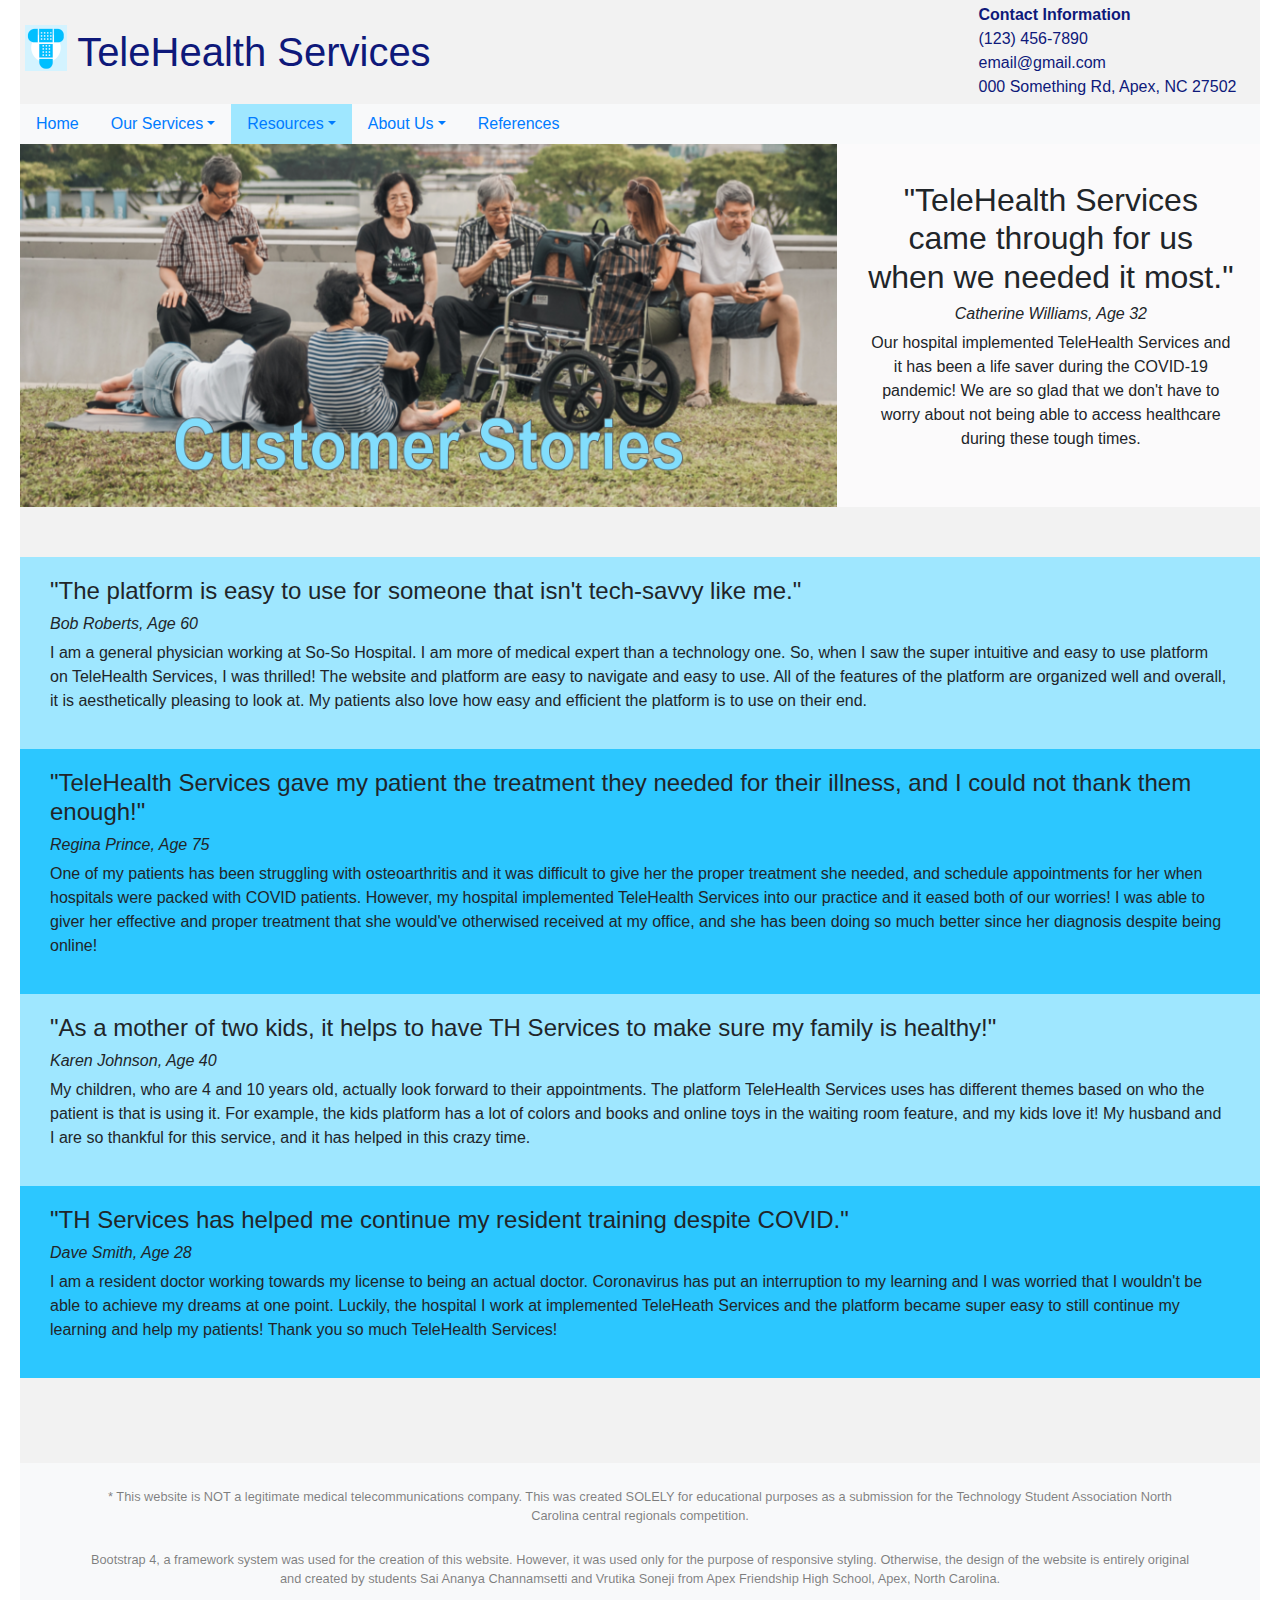
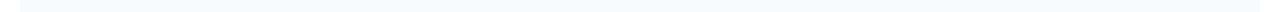
<file: html/customerstories.html>
<html>

<head>
    <title>TeleHealth Services</title>

    <meta charset="utf-8">
    <meta name="viewport" content="width=device-width, initial-scale=1">
    
    <link rel="stylesheet" href="../styles/main.css">
    <link rel="stylesheet" href="../styles/bootstrap.css">

    <script src="../js/jquery.min.js"></script>
    <script src="../js/bootstrap.js"></script>
</head>

<body>
    <div class="containter ths-container-ui">
        <div class="row">
            <div class="col-md-9" style="margin-top: 20px;">
                <div class="img-column"><a href="../index.html"><img src="../images/logo.png"></a></div>
                <div class="title-column">
                    <h1 class="title-size"><a href="../index.html" class="title-color">TeleHealth Services</a></h1>
                </div>
            </div>
            <div class="col-md-3">
                <section class="titlecontact-size"><b>Contact Information</b> <br>(123) 456-7890 <br> email@gmail.com
                    <br> 000
                    Something
                    Rd, Apex, NC 27502
            </div>
            </section>
        </div>
        <nav class="navbar navbar-light bg-light">
            <ul class="nav">
                <li class="nav-item">
                    <a class="nav-link" href="../index.html">Home</a>
                </li>
                <li class="nav-item dropdown">
                    <a class="nav-link dropdown-toggle" data-toggle="dropdown" href="#">Our Services</a>
                    <div class="dropdown-menu">
                        <a class="dropdown-item" href="./primarycare.html">Primary Care</a>
                        <a class="dropdown-item" href="./specialtycare.html">Specialty Care</a>
                        <a class="dropdown-item" href="./urgentcare.html">Urgent Care</a>
                        <div class="dropdown-divider"></div>
                        <a class="dropdown-item" href="./ourportal.html">Our Portal</a>
                    </div>
                </li>
                <li class="nav-item dropdown menu-selected">
                    <a class="nav-link dropdown-toggle" data-toggle="dropdown" href="#">Resources</a>
                    <div class="dropdown-menu">
                        <a class="dropdown-item menuitem-selected" href="./customerstories.html">Customer Stories</a>
                        <a class="dropdown-item" href="./coronavirusinfo.html">COVID-19 Information</a>
                    </div>
                </li>
                <li class="nav-item dropdown">
                    <a class="nav-link dropdown-toggle" data-toggle="dropdown" href="#">About Us</a>
                    <div class="dropdown-menu">
                        <a class="dropdown-item" href="./whoweare.html">Who We Are</a>
                        <a class="dropdown-item" href="./contactus.html">Contact Us</a>
                    </div>
                </li>
                <li class="nav-item">
                    <a class="nav-link" href="./citations.html">References</a>
                </li>
            </ul>
        </nav>

        <div class="row">
            <div class="col-md-8 pageimage">
                <img src="../images/customerstories.png" alt="customer stories page" width="100%">
            </div>

            <div class="col-md-4 textresponsive-4 pageimage" style="padding-top: 37px; padding-bottom: 37px;">
                <article class="colmd4-boxes">
                     <h2 class="h2font">"TeleHealth Services came through for us when we needed it most."</h2>
                     <h6 class="h6font"><i>Catherine Williams, Age 32</i></h6>
                    <p>Our hospital implemented TeleHealth Services and it has been a life saver during the COVID-19 pandemic!
                        We
                        are
                        so glad that we don't have to worry about not being able to access healthcare during these tough times.
                    </p>
                </article>
            </div>
        </div>

        <article style="margin-top: 50px;" class="customerstories-boxes customerstories-evenbox mainbox-color">
            <h4 class="h4font">"The platform is easy to use for someone that isn't tech-savvy like me."</h4>
            <h6 class="h6font"><i>Bob Roberts, Age 60</i></h6>
            <p> I am a general physician working at So-So Hospital. I am more of medical expert than a technology one.
                So,
                when I saw the super intuitive and easy to use platform on TeleHealth Services, I was thrilled! The
                website
                and platform are easy to navigate and easy to use. All of the features of the platform are organized
                well
                and
                overall, it is aesthetically pleasing to look at. My patients also love how easy and efficient the
                platform
                is to use on their end.</p>
        </article>

        <article class="customerstories-boxes heading-color">
            <h4 class="h4font">"TeleHealth Services gave my patient the treatment they needed for their illness, and I could not thank
                them
                enough!"
            </h4>
             <h6 class="h6font"><i>Regina Prince, Age 75
                </i></h6>
            <p> One of my patients has been struggling with osteoarthritis and it was difficult to give her the proper
                treatment she needed, and schedule appointments for her when hospitals were packed with COVID patients.
                However, my hospital implemented TeleHealth Services into our practice and it eased both of our worries!
                I
                was able
                to giver her effective and proper treatment that she would've otherwised received at my office, and she
                has
                been doing so much better since her diagnosis despite being online!
            </p>
        </article>

        <article class="customerstories-boxes customerstories-evenbox mainbox-color">
             <h4 class="h4font">"As a mother of two kids, it helps to have TH Services to make sure my family is healthy!"
            </h4>
            <h6 class="h6font"><i>Karen Johnson, Age 40
                </i></h6>
            <p>My children, who are 4 and 10 years old, actually look forward to their appointments. The platform
                TeleHealth
                Services uses has different themes based on who the patient is that is using it. For example, the kids
                platform has a lot of colors and books and online toys in the waiting room feature, and my kids love it!
                My
                husband and I
                are so thankful for this service, and it has helped in this crazy time.
            </p>
        </article>

        <article class="customerstories-boxes ourportal-oddbox heading-color">
            <h4 class="h4font">"TH Services has helped me continue my resident training despite COVID."
            </h4>
            <h6 class="h6font"><i>Dave Smith, Age 28
                </i></h6>
            <p>I am a resident doctor working towards my license to being an actual doctor. Coronavirus has put an
                interruption to my learning and I was worried that I wouldn't be able to achieve my dreams at one point.
                Luckily, the hospital I work at implemented TeleHeath Services and the platform became super easy to
                still
                continue my learning and help my patients! Thank you so much TeleHealth Services!
            </p>
        </article>
        <footer id="sticky-footer" class="py-4 bg-light text-black-50" style="margin-top: 85px;">
            <div class="container text-center">
                <small>* This website is NOT a legitimate medical telecommunications company. This was
                    created SOLELY for educational purposes as a submission for the Technology Student Association
                    North Carolina central regionals competition.</small>
                <br>
                <br>
                <small>Bootstrap 4, a framework system was used for the creation of this website. However, it was used
                    only for the purpose of responsive styling. Otherwise, the design of the website is entirely
                    original and created by students Sai Ananya Channamsetti and Vrutika Soneji
                    from Apex Friendship High School, Apex, North Carolina.</small>
            </div>
        </footer>
    </div>
</body>

</html>
</file>
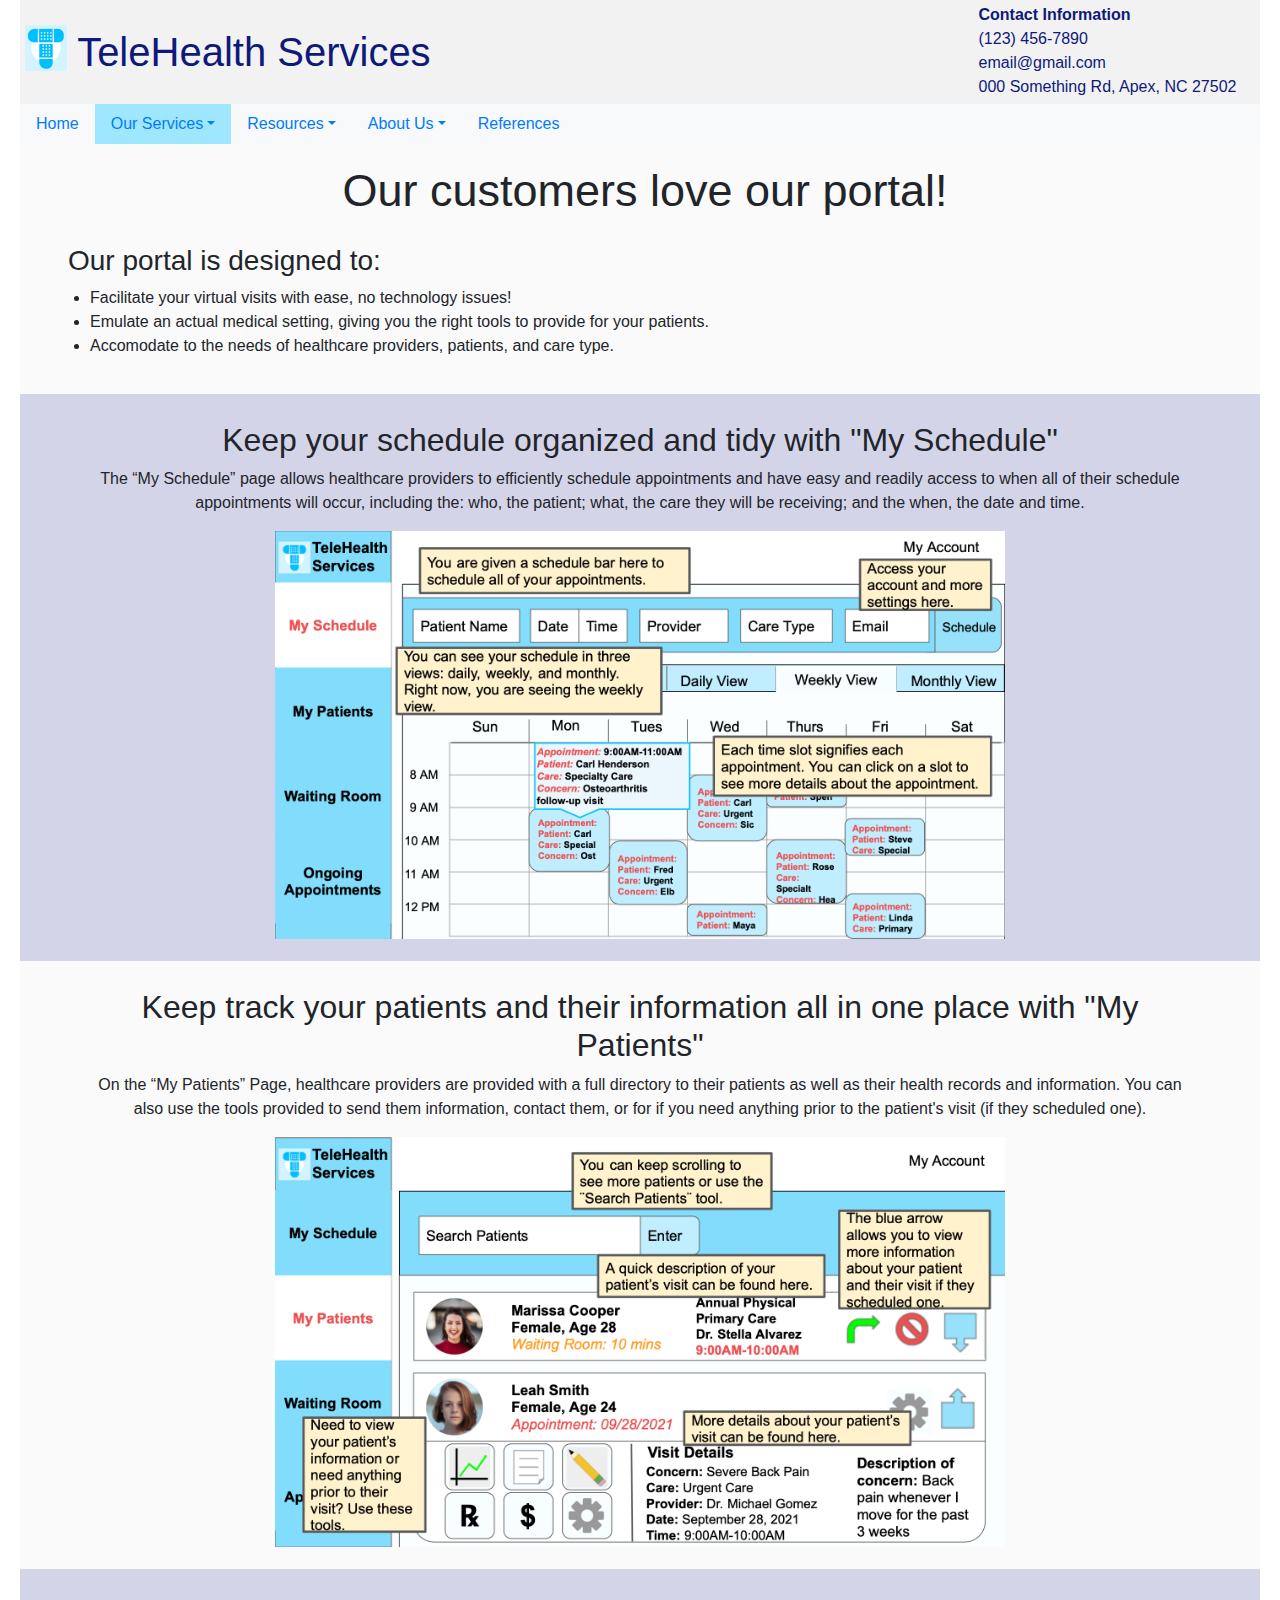
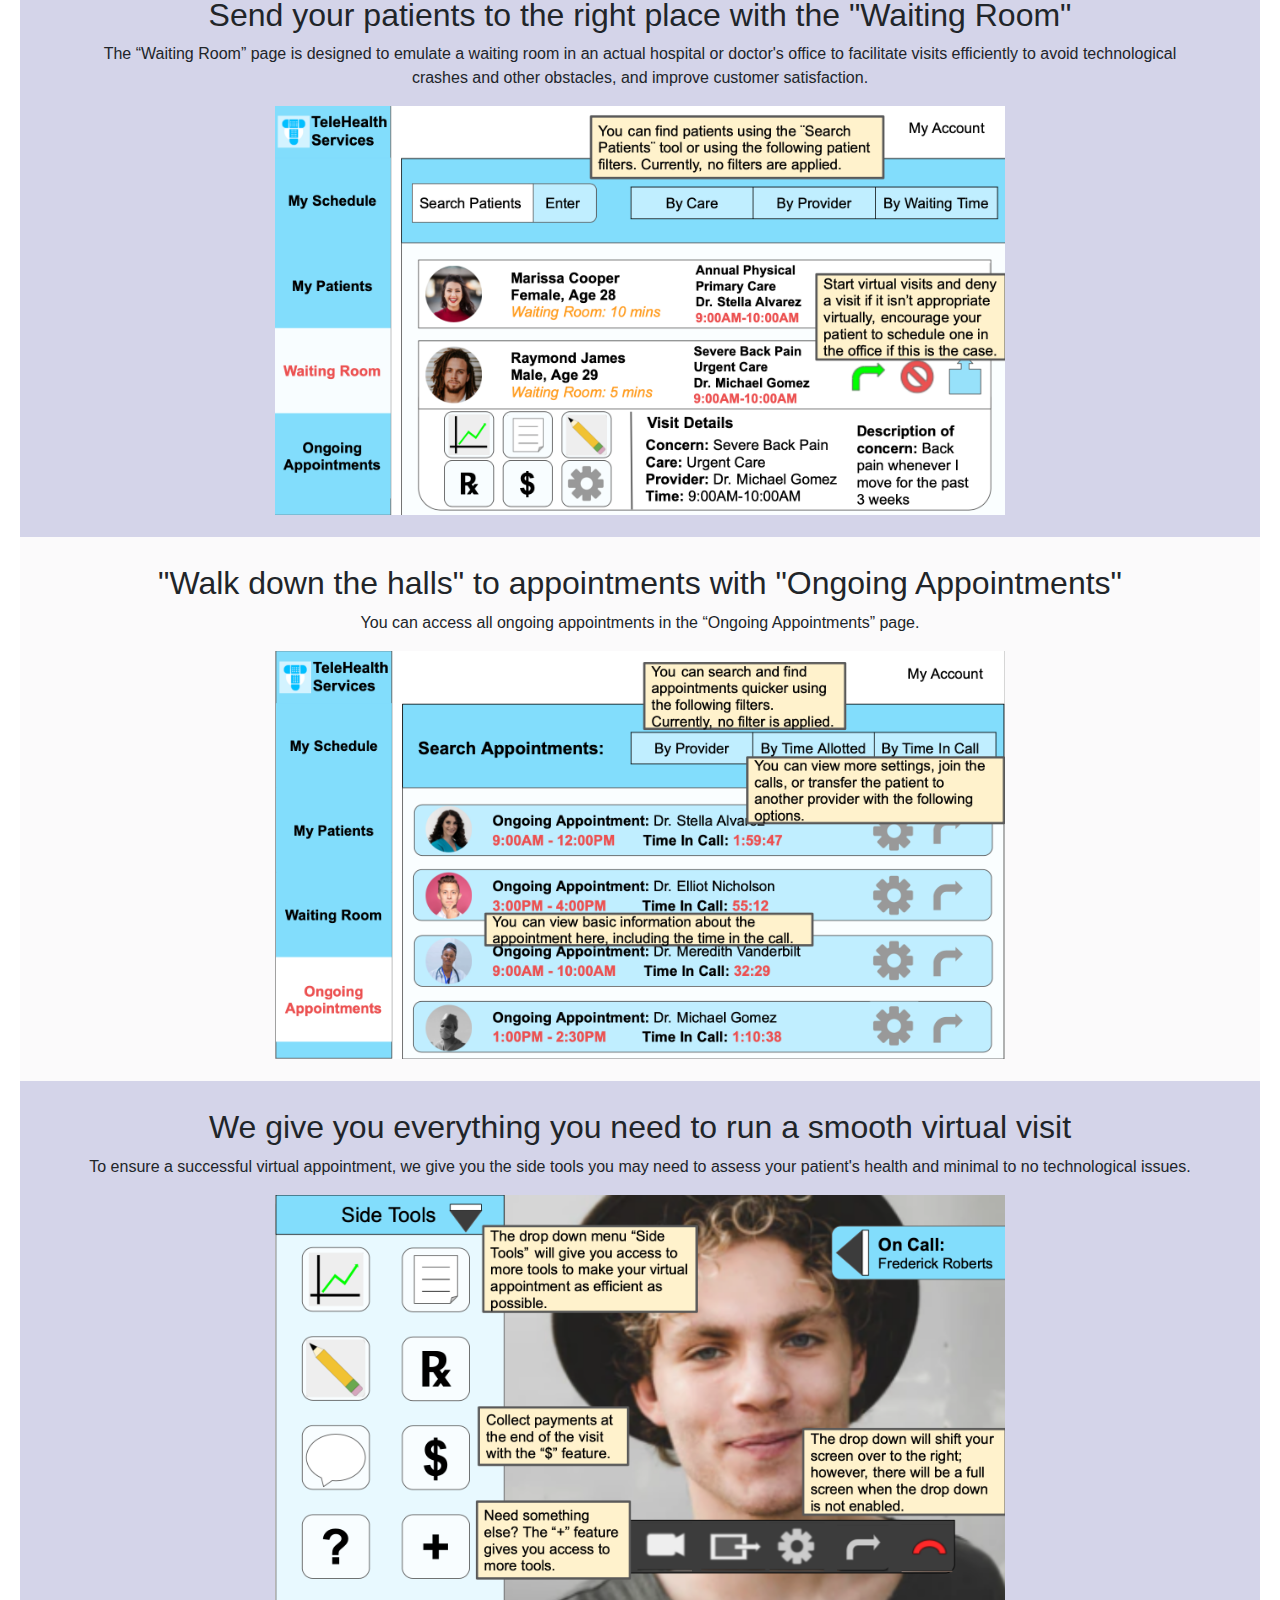
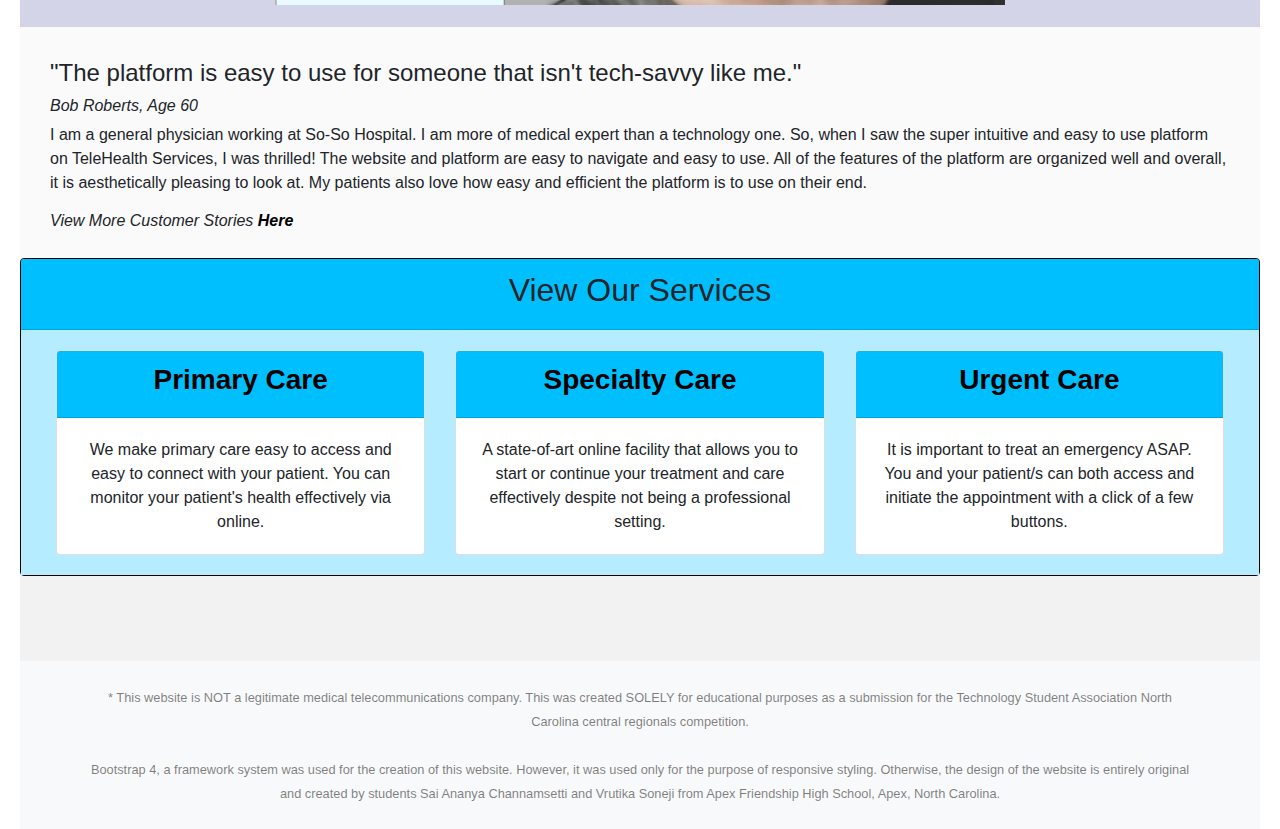
<file: html/ourportal.html>
<!DOCTYPE html>
<html>

<head>
    <title>TeleHealth Services</title>

    <meta charset="utf-8">
    <meta name="viewport" content="width=device-width, initial-scale=1">
    
    <link rel="stylesheet" href="../styles/main.css">
    <link rel="stylesheet" href="../styles/bootstrap.css">

    <script src="../js/jquery.min.js"></script>
    <script src="../js/bootstrap.js"></script>
</head>

<body>
    <div class="containter ths-container-ui">
        <div class="row">
            <div class="col-md-9" style="margin-top: 20px;">
                <div class="img-column"><a href="../index.html"><img src="../images/logo.png"></a></div>
                <div class="title-column">
                    <h1 class="title-size"><a href="../index.html" class="title-color">TeleHealth Services</a></h1>
                </div>
            </div>
            <div class="col-md-3">
                <section class="titlecontact-size"><b>Contact Information</b> <br>(123) 456-7890 <br> email@gmail.com
                    <br> 000
                    Something
                    Rd, Apex, NC 27502
            </div>
            </section>
        </div>
        <nav class="navbar navbar-light bg-light">
            <ul class="nav">
                <li class="nav-item">
                    <a class="nav-link" href="../index.html">Home</a>
                </li>
                <li class="nav-item dropdown menu-selected">
                    <a class="nav-link dropdown-toggle" data-toggle="dropdown" href="#">Our Services</a>
                    <div class="dropdown-menu">
                        <a class="dropdown-item" href="./primarycare.html">Primary Care</a>
                        <a class="dropdown-item" href="./specialtycare.html">Specialty Care</a>
                        <a class="dropdown-item" href="./urgentcare.html">Urgent Care</a>
                        <div class="dropdown-divider"></div>
                        <a class="dropdown-item menuitem-selected" href="./ourportal.html">Our Portal</a>
                    </div>
                </li>
                <li class="nav-item dropdown">
                    <a class="nav-link dropdown-toggle" data-toggle="dropdown" href="#">Resources</a>
                    <div class="dropdown-menu">
                        <a class="dropdown-item" href="./customerstories.html">Customer Stories</a>
                        <a class="dropdown-item" href="./coronavirusinfo.html">COVID-19 Information</a>
                    </div>
                </li>
                <li class="nav-item dropdown">
                    <a class="nav-link dropdown-toggle" data-toggle="dropdown" href="#">About Us</a>
                    <div class="dropdown-menu">
                        <a class="dropdown-item" href="./whoweare.html">Who We Are</a>
                        <a class="dropdown-item" href="./contactus.html">Contact Us</a>
                    </div>
                </li>
                <li class="nav-item">
                    <a class="nav-link" href="./citations.html">References</a>
                </li>
            </ul>
        </nav>
        <article style="padding-bottom: 5px; padding-top: 20px; padding-left: 10px;"
            class="text-center pageimage">
            <h1 style="font-size: 45px;" class="h1font">Our customers love our portal!</h1>
        </article>
        <section class="customerstories-boxes pageimage" style="padding-top: 13px; padding-bottom: 20px;">
            <h3 class="ourportal-center h3font">Our portal is designed to:</h3>
            <ul>
                <li>Facilitate your virtual visits with ease, no technology issues!</li>
                <li>Emulate an actual medical setting, giving you the right tools to provide for your patients.</li>
                <li>Accomodate to the needs of healthcare providers, patients, and care type.</li>
            </ul>
        </section>
        <div class="ourportal-oddbox">
            <div class="text-center ourportal-boxes">
                <section>
                     <h2 class="h2font">Keep your schedule organized and tidy with "My Schedule"</h2>
                    <p>The <q>My Schedule</q> page allows healthcare providers to efficiently schedule appointments and
                        have
                        easy and readily access to when all of their schedule appointments will occur, including the:
                        who, the patient; what, the care they will be receiving; and the when, the date and time. </p>
                    <img src="../images/myschedule.png" class="img-fluid ourportal-img" alt="My Schedule">
            </div>
            </section>
        </div>
        <div class="pageimage">
            <div class="text-center ourportal-boxes">
                <section>
                    <h2 class="h2font">Keep track your patients and their information all in one place with "My Patients"
                    </h2>
                    <p>On the <q>My Patients</q> Page, healthcare providers are provided with a full directory to their
                        patients as well as their health records and information. You can also use the tools provided to
                        send them information, contact them, or for if you need anything prior to the patient's visit
                        (if they scheduled one).</p>
                    <img src="../images/mypatients.png" class="img-fluid ourportal-img" alt="My Schedule">
            </div>
            </section>
        </div>
        <div class="ourportal-oddbox">
            <div class="text-center ourportal-boxes">
                <section>
                    <h2 class="h2font">Send your patients to the right place with the "Waiting Room"</h2>
                    <p>The <q>Waiting Room</q> page is designed to emulate a waiting room in an actual hospital or doctor's office to facilitate visits efficiently to avoid technological crashes and other obstacles, and improve customer satisfaction.</p>
                    <img src="../images/waitingroom.png" class="img-fluid ourportal-img" alt="My Schedule">
            </div>
            </section>
        </div>
        <div class="pageimage">
            <div class="text-center ourportal-boxes">
                <section>
                    <h2 class="h2font">"Walk down the halls" to appointments with "Ongoing Appointments"</h2>
                    <p>You can access all ongoing appointments in the <q>Ongoing Appointments</q> page.
                    </p>
                    <img src="../images/ongoingappointments.png" class="img-fluid ourportal-img" alt="My Schedule">
            </div>
            </section>
        </div>
        <div class="ourportal-oddbox">
            <div class="text-center ourportal-boxes">
                <section>
                    <h2 class="h2font">We give you everything you need to run a smooth virtual visit</h2>
                    <p>To ensure a successful virtual appointment, we give you the side tools you may need to assess your patient's health and minimal to no technological issues.</p>
                    <img src="../images/virtualvisit.png" class="img-fluid ourportal-img" alt="My Schedule">
            </div>
            </section>
        </div>
        <section class="customerstories-boxes pageimage"
            style="padding-top: 32px; padding-bottom: 20px;">
            <h4 class="h4font">"The platform is easy to use for someone that isn't tech-savvy like me."</h4>
            <h6 class="h6font"><i>Bob Roberts, Age 60</i></h6>
            <p> I am a general physician working at So-So Hospital. I am more of medical expert than a technology one.
                So,
                when I saw the super intuitive and easy to use platform on TeleHealth Services, I was thrilled! The
                website
                and platform are easy to navigate and easy to use. All of the features of the platform are organized
                well
                and
                overall, it is aesthetically pleasing to look at. My patients also love how easy and efficient the
                platform
                is to use on their end.</p>
            <h6 class="h6font"><i>View More Customer Stories <a href="customerstories.html" style="color: black"><b>Here</b></i></a>
            </h6>
        </section>
        <section>
            <div class="card" style="border-color: black; background-color: rgb(130, 221, 252); margin-bottom: 12px;">
                <div class="card-header" style="background-color: rgb(0, 191, 255);">
                    <h2 style="text-align: center; padding-bottom: 0px;" class="h2font">View Our Services</h2>
                </div>
                <div class="card-body" style="background-color: rgb(181, 236, 255);">
                    <div class="row" style="background-color: rgb(181, 236, 255); margin: 0px;">
                        <div class="col-md-4">
                            <div class="card h-100">
                                <div class="card-header" style="background-color: rgb(0, 191, 255);">
                                    <h3 class="h3font"style="text-align: center; padding-bottom: 0px;"><a
                                            href="./primarycare.html" style="color: black;"><b>Primary Care</b></a>
                                    </h3>
                                </div>
                                <div class="card-body">
                                    <p class="card-text" style="text-align: center;">We make primary care
                                        easy to access and easy to connect with
                                        your patient. You can monitor your patient's health effectively via online.</p>
                                </div>
                            </div>
                        </div>
                        <div class="col-md-4">
                            <div class="card h-100">
                                <div class="card-header" style="background-color: rgb(0, 191, 255);">
                                    <h3 class="h3font" style="text-align: center; padding-bottom: 0px;"><a
                                            href="./specialtycare.html" style="color: black;"><b>Specialty
                                                Care</b></a></h3>
                                </div>
                                <div class="card-body">
                                    <p class="card-text" style="text-align: center;">A state-of-art online facility that
                                        allows you to
                                        start or continue your treatment and care effectively despite not being a
                                        professional setting.</p>
                                </div>
                            </div>
                        </div>
                        <div class="col-md-4">
                            <div class="card h-100">
                                <div class="card-header" style="background-color: rgb(0, 191, 255);">
                                    <h3 class="h3font" style="text-align: center; padding-bottom: 0px;"><a
                                            href="./urgentcare.html" style="color: black;"><b>Urgent Care</b></a>
                                    </h3>
                                </div>
                                <div class="card-body">
                                    <p class="card-text" style="text-align: center;">It is important to treat an
                                        emergency ASAP. You and your
                                        patient/s can both access and initiate the appointment with a click of a few
                                        buttons.</p>
                                </div>
                            </div>
                        </div>
                    </div>
                </div>
            </div>
        </section>
        <footer id="sticky-footer" class="py-4 bg-light text-black-50" style="margin-top: 85px;">
            <div class="container text-center">
                <small>* This website is NOT a legitimate medical telecommunications company. This was
                    created SOLELY for educational purposes as a submission for the Technology Student Association
                    North Carolina central regionals competition.</small>
                <br>
                <br>
                <small>Bootstrap 4, a framework system was used for the creation of this website. However, it was used
                    only for the purpose of responsive styling. Otherwise, the design of the website is entirely
                    original and created by students Sai Ananya Channamsetti and Vrutika Soneji
                    from Apex Friendship High School, Apex, North Carolina.</small>
            </div>
        </footer>
    </div>
</body>

</html>
</file>
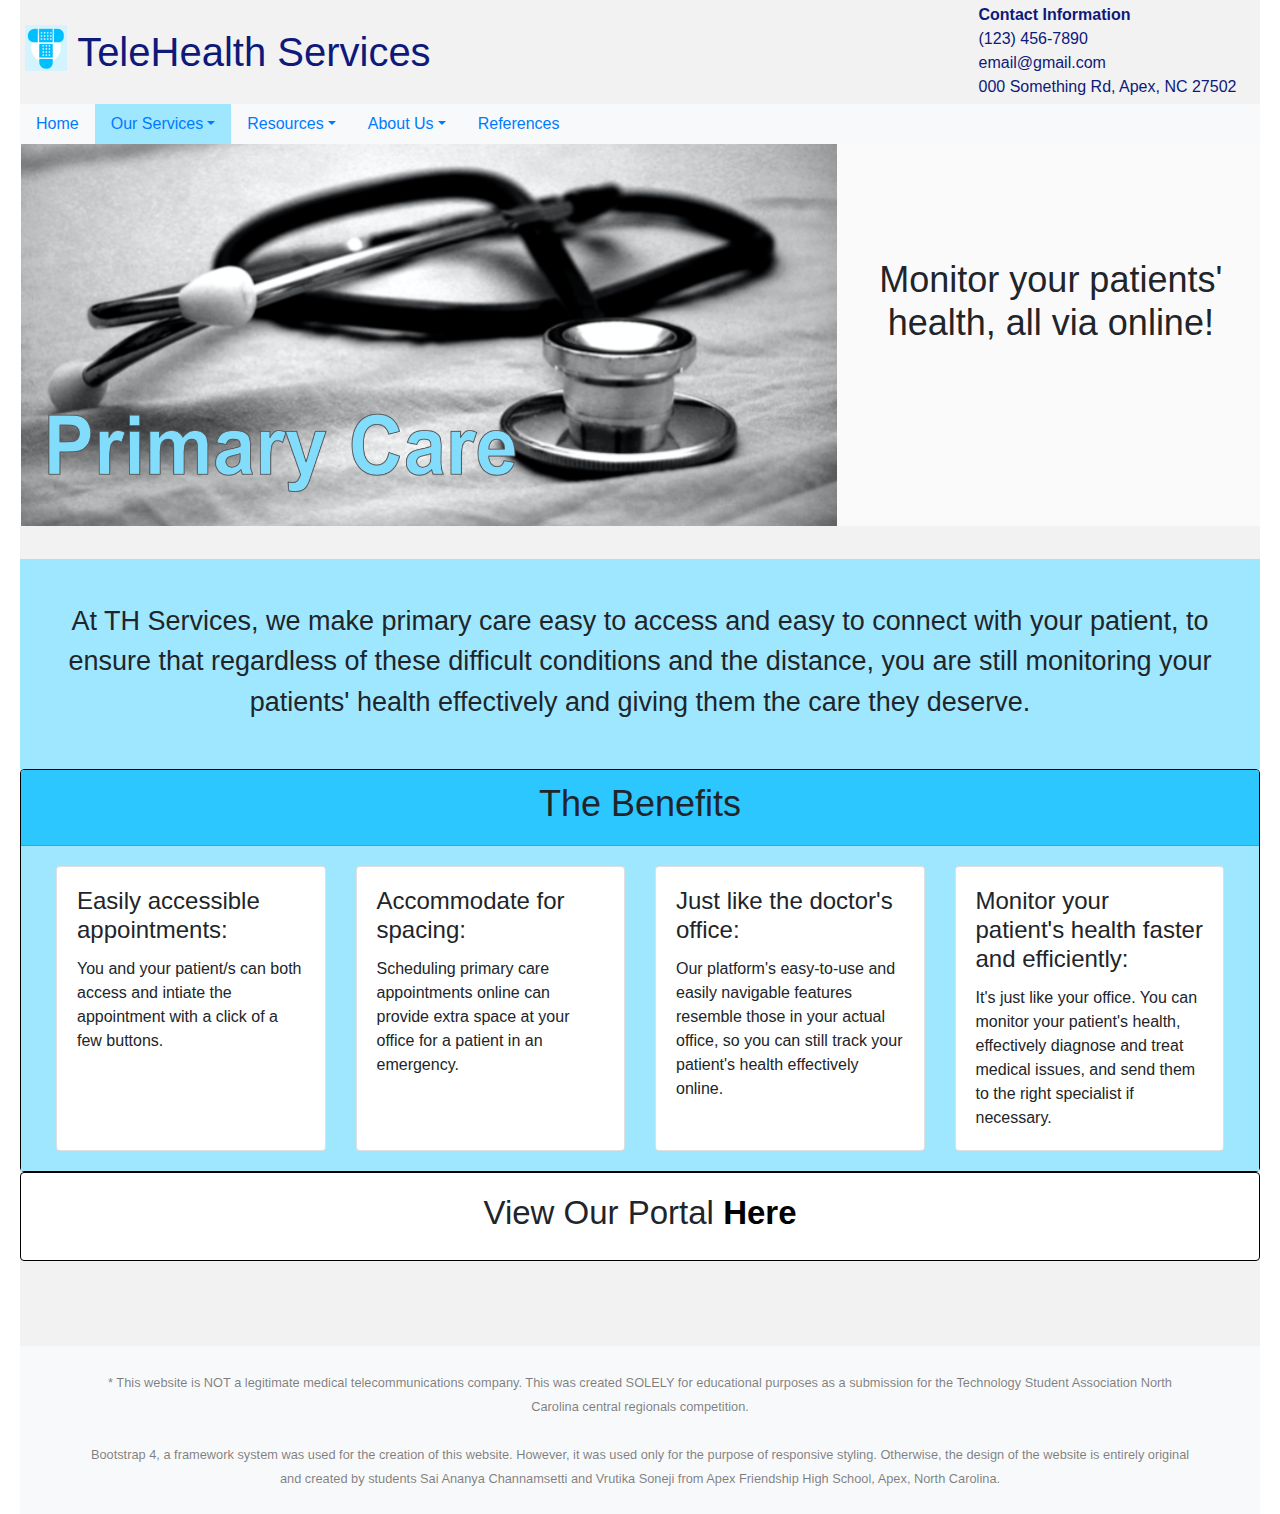
<file: html/primarycare.html>
<!DOCTYPE html>
<html>

<head>
    <title>TeleHealth Services</title>

    <meta charset="utf-8">
    <meta name="viewport" content="width=device-width, initial-scale=1">
    
    <link rel="stylesheet" href="../styles/main.css">
    <link rel="stylesheet" href="../styles/bootstrap.css">

    <script src="../js/jquery.min.js"></script>
    <script src="../js/bootstrap.js"></script>
</head>

<body>
    <div class="containter ths-container-ui">
        <div class="row">
            <div class="col-md-9" style="margin-top: 20px;">
                <div class="img-column"><a href="../index.html"><img src="../images/logo.png"></a></div>
                <div class="title-column">
                    <h1 class="title-size"><a href="../index.html" class="title-color">TeleHealth Services</a></h1>
                </div>
            </div>
            <div class="col-md-3">
                <section class="titlecontact-size"><b>Contact Information</b> <br>(123) 456-7890 <br> email@gmail.com
                    <br> 000
                    Something
                    Rd, Apex, NC 27502
            </div>
            </section>
        </div>
        <nav class="navbar navbar-light bg-light">
            <ul class="nav">
                <li class="nav-item">
                    <a class="nav-link" href="../index.html">Home</a>
                </li>
                <li class="nav-item dropdown menu-selected">
                    <a class="nav-link dropdown-toggle" data-toggle="dropdown" href="#">Our Services</a>
                    <div class="dropdown-menu menu-selected">
                        <a class="dropdown-item menuitem-selected" href="./primarycare.html">Primary Care</a>
                        <a class="dropdown-item" href="./specialtycare.html">Specialty Care</a>
                        <a class="dropdown-item" href="./urgentcare.html">Urgent Care</a>
                        <div class="dropdown-divider"></div>
                        <a class="dropdown-item" href="./ourportal.html">Our Portal</a>
                    </div>
                </li>
                <li class="nav-item dropdown">
                    <a class="nav-link dropdown-toggle" data-toggle="dropdown" href="#">Resources</a>
                    <div class="dropdown-menu">
                        <a class="dropdown-item" href="./customerstories.html">Customer Stories</a>
                        <a class="dropdown-item" href="./coronavirusinfo.html">COVID-19 Information</a>
                    </div>
                </li>
                <li class="nav-item dropdown">
                    <a class="nav-link dropdown-toggle" data-toggle="dropdown" href="#">About Us</a>
                    <div class="dropdown-menu">
                        <a class="dropdown-item" href="./whoweare.html">Who We Are</a>
                        <a class="dropdown-item" href="./contactus.html">Contact Us</a>
                    </div>
                </li>
                <li class="nav-item">
                    <a class="nav-link" href="./citations.html">References</a>
                </li>
            </ul>
        </nav>
        <div class="row">
            <div class="col-md-8 pageimage">
                <img src="../images/primarycare.png" alt="primary care image" width="100%">
            </div>
            <div class="col-md-4 text-responsive pageimage">
                <article class="colmd4-boxes text-center">
                    <h1 class="h1font">Monitor your patients' health, all via online!</h1>
                </article>
            </div>
        </div>
        <article class="section-content mainbox-color care-margin">
            <p style="padding-left: 34px; padding-right: 34px;" class="padding-twentyfive carefont-size">At TH Services, we make primary
                care
                easy to access and easy to connect with
                your patient, to
                ensure that regardless of these difficult conditions and the distance, you are still
                monitoring your patients' health effectively and giving them the care they deserve.
            </p>
        </article>
        <section>
            <div class="card mainbox-color" style="border-color: black;">
                <div class="card-header heading-color">
                    <h1 style="text-align: center; padding-bottom: 0px;" class="h1font">The Benefits</h1>
                </div>
                <div class="card-body mainbox-color">
                    <div class="row mainbox-color" style="margin: 0px;">
                        <div class="col-md-3">
                            <div class="card h-100">
                                <div class="card-body">
                                    <h4 class="card-title h4font">Easily accessible appointments:</h4>
                                    <p class="card-text">You and your patient/s can both access and intiate the
                                        appointment with a click of a few
                                        buttons. </p>
                                </div>
                            </div>
                        </div>
                        <div class="col-md-3">
                            <div class="card h-100">
                                <div class="card-body">
                                    <h4 class="card-title h4font">Accommodate for spacing:</h4>
                                    <p class="card-text">Scheduling primary care appointments online can provide extra
                                        space at your office for a
                                        patient in an emergency.</p>
                                </div>
                            </div>
                        </div>
                        <div class="col-md-3">
                            <div class="card h-100">
                                <div class="card-body">
                                    <h4 class="card-title h4font">Just like the doctor's office:</h4>
                                    <p class="card-text">Our platform's easy-to-use and easily navigable features
                                        resemble those in your actual
                                        office, so you can still track your patient's health effectively online.</p>
                                </div>
                            </div>
                        </div>
                        <div class="col-md-3">
                            <div class="card h-100">
                                <div class="card-body">
                                    <h4 class="card-title h4font">Monitor your patient's health faster and efficiently:</h4>
                                    <p class="card-text">It's just like your office. You can monitor your patient's
                                        health, effectively diagnose
                                        and treat
                                        medical issues, and send them to the right specialist if necessary.</p>
                                </div>
                            </div>
                        </div>
                    </div>
                </div>
            </div>
            <div class="card" style="border-color: black; margin-top: 0px;">
                <div class="card-body">
                    <h2 style="text-align: center; font-size: 33px;" class="h2font">View Our Portal <a href="./ourportal.html" style="color:black"><b>Here</b></a></h2>
                </div>
            </div>
        </section>
        <footer id="sticky-footer" class="py-4 bg-light text-black-50" style="margin-top: 85px;">
            <div class="container text-center">
                <small>* This website is NOT a legitimate medical telecommunications company. This was
                    created SOLELY for educational purposes as a submission for the Technology Student Association
                    North Carolina central regionals competition.</small>
                <br>
                <br>
                <small>Bootstrap 4, a framework system was used for the creation of this website. However, it was used
                    only for the purpose of responsive styling. Otherwise, the design of the website is entirely
                    original and created by students Sai Ananya Channamsetti and Vrutika Soneji
                    from Apex Friendship High School, Apex, North Carolina.</small>
            </div>
        </footer>
    </div>
</body>

</html>
</file>
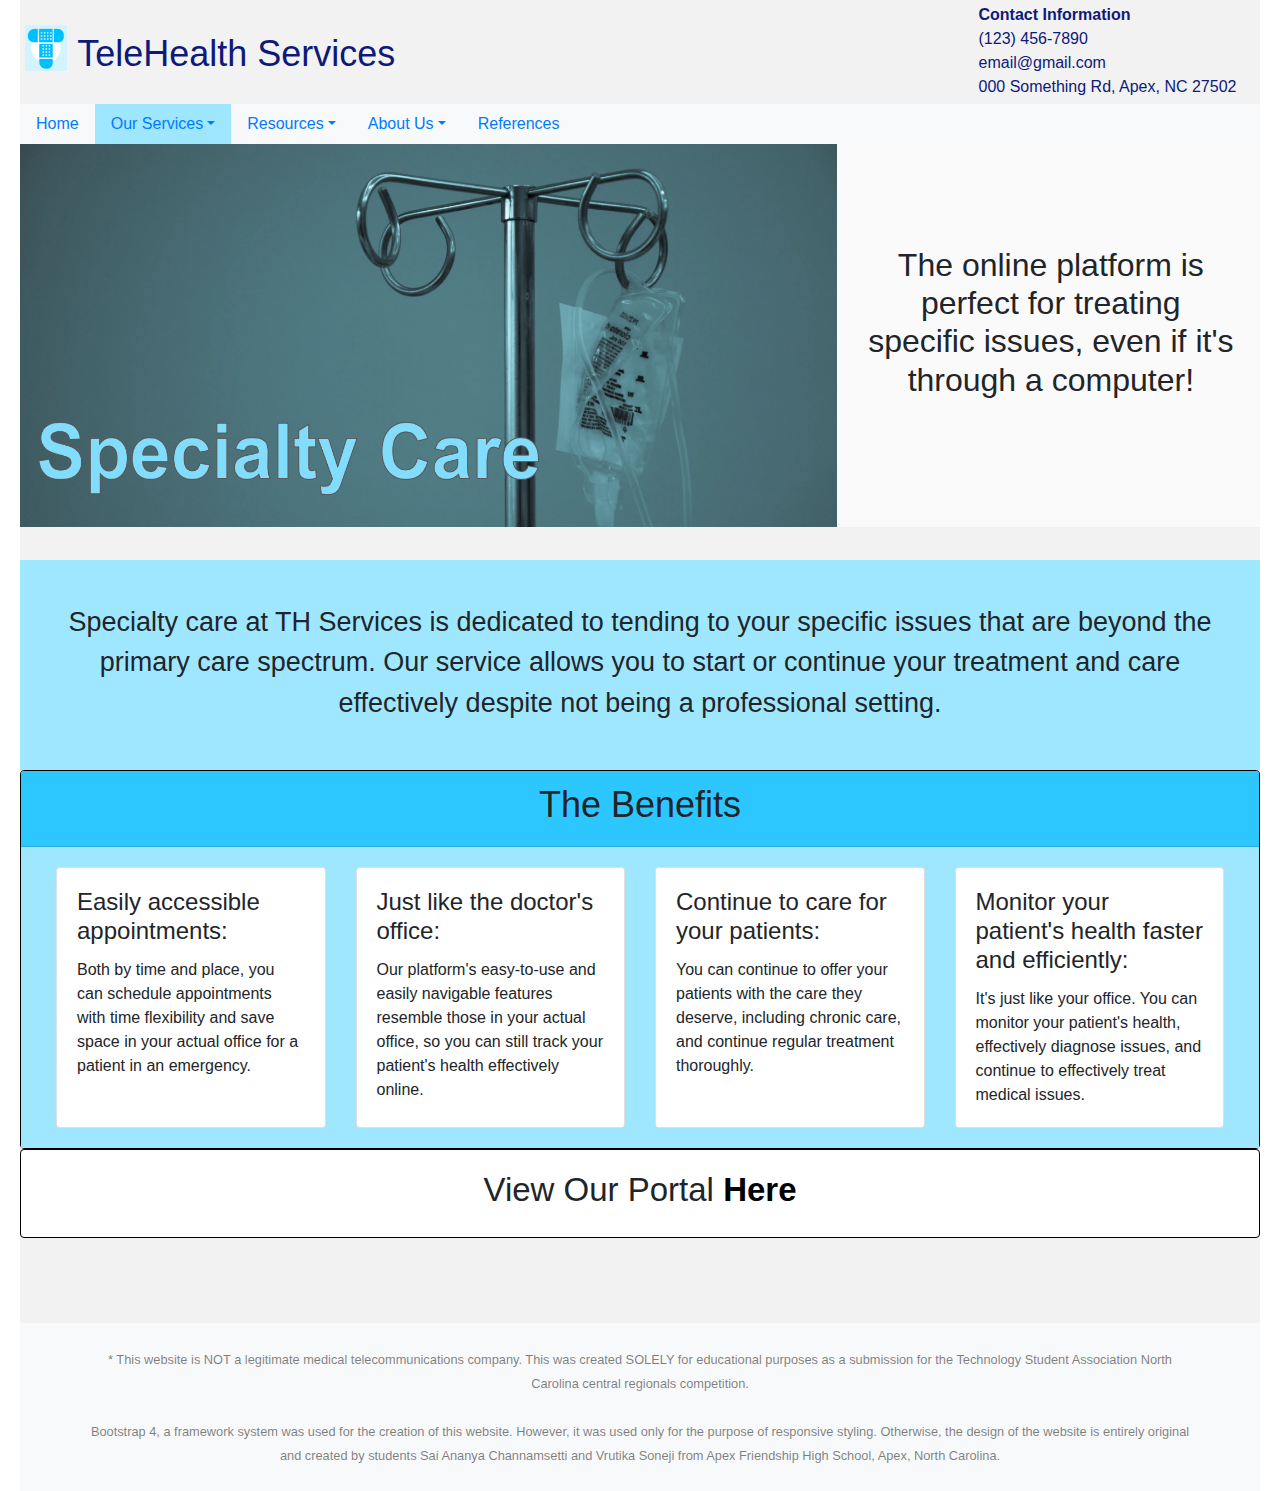
<file: html/specialtycare.html>
<!DOCTYPE html>
<html>

<head>
    <title>TeleHealth Services</title>

    <meta charset="utf-8">
    <meta name="viewport" content="width=device-width, initial-scale=1">
    
    <link rel="stylesheet" href="../styles/main.css">
    <link rel="stylesheet" href="../styles/bootstrap.css">

    <script src="../js/jquery.min.js"></script>
    <script src="../js/bootstrap.js"></script>
</head>

<body>
    <div class="containter ths-container-ui">
        <div class="row">
            <div class="col-md-9" style="margin-top: 20px;">
                <div class="img-column"><a href="../index.html"><img src="../images/logo.png"></a></div>
                <div class="title-column">
                    <h1 class="title-size"><a href="../index.html" class="title-color h1font">TeleHealth Services</a></h1>
                </div>
            </div>
            <div class="col-md-3">
                <section class="titlecontact-size"><b>Contact Information</b> <br>(123) 456-7890 <br> email@gmail.com
                    <br> 000
                    Something
                    Rd, Apex, NC 27502
            </div>
            </section>
        </div>
        <nav class="navbar navbar-light bg-light">
            <ul class="nav">
                <li class="nav-item">
                    <a class="nav-link" href="../index.html">Home</a>
                </li>
                <li class="nav-item dropdown menu-selected">
                    <a class="nav-link dropdown-toggle" data-toggle="dropdown" href="#">Our Services</a>
                    <div class="dropdown-menu">
                        <a class="dropdown-item" href="./primarycare.html">Primary Care</a>
                        <a class="dropdown-item menuitem-selected" href="./specialtycare.html">Specialty Care</a>
                        <a class="dropdown-item" href="./urgentcare.html">Urgent Care</a>
                        <div class="dropdown-divider"></div>
                        <a class="dropdown-item" href="./ourportal.html">Our Portal</a>
                    </div>
                </li>
                <li class="nav-item dropdown">
                    <a class="nav-link dropdown-toggle" data-toggle="dropdown" href="#">Resources</a>
                    <div class="dropdown-menu">
                        <a class="dropdown-item" href="./customerstories.html">Customer Stories</a>
                        <a class="dropdown-item" href="./coronavirusinfo.html">COVID-19 Information</a>
                    </div>
                </li>
                <li class="nav-item dropdown">
                    <a class="nav-link dropdown-toggle" data-toggle="dropdown" href="#">About Us</a>
                    <div class="dropdown-menu">
                        <a class="dropdown-item" href="./whoweare.html">Who We Are</a>
                        <a class="dropdown-item" href="./contactus.html">Contact Us</a>
                    </div>
                </li>
                <li class="nav-item">
                    <a class="nav-link" href="./citations.html">References</a>
                </li>
            </ul>
        </nav>
        <div class="row">
            <div class="col-md-8 pageimage">
                <img src="../images/specialtycare.png" alt="primary care image" width="100%">
            </div>
            <div class="col-md-4 textresponsive-2 pageimage">
                <article article class="colmd4-boxes">
                    <h2 class="h2font">The online platform is perfect for treating specific issues, even if it's through a computer!</h2>
                </article>
            </div>
        </div>
        <article class="section-content mainbox-color care-margin">
            <p style="padding-left: 34px; padding-right: 34px;" class="padding-twentyfive carefont-size">Specialty
                care at TH Services is dedicated to
                tending to your specific issues that are beyond the primary care spectrum. Our service allows you to
                start or continue your treatment and care effectively despite not being a professional setting.
            </p>
        </article>
        <section>
            <div class="card mainbox-color" style="border-color: black;">
                <div class="card-header heading-color">
                    <h1 style="text-align: center; padding-bottom: 0px;" class="h1font">The Benefits</h1>
                </div>
                <div class="card-body mainbox-color">
                    <div class="row mainbox-color" style="margin: 0px;">
                        <div class="col-md-3">
                            <div class="card h-100">
                                <div class="card-body">
                                    <h4 class="card-title h4font">Easily accessible appointments:</h4>
                                    <p class="card-text">Both by time and place, you can schedule appointments with time
                                        flexibility and save space in your actual office for a patient in an emergency.
                                    </p>
                                </div>
                            </div>
                        </div>
                        <div class="col-md-3">
                            <div class="card h-100">
                                <div class="card-body">
                                    <h4 class="card-title h4font">Just like the doctor's office:</h4>
                                    <p class="card-text">Our platform's easy-to-use and easily navigable features
                                        resemble those in your actual office, so you can still track your patient's
                                        health effectively online.</p>
                                </div>
                            </div>
                        </div>
                        <div class="col-md-3">
                            <div class="card h-100">
                                <div class="card-body">
                                    <h4 class="card-title h4font">Continue to care for your patients:
                                    </h4>
                                    <p class="card-text">You can continue to offer your patients with the care they
                                        deserve, including chronic care, and continue regular treatment thoroughly.</p>
                                </div>
                            </div>
                        </div>
                        <div class="col-md-3">
                            <div class="card h-100">
                                <div class="card-body">
                                    <h4 class="card-title h4font">Monitor your patient's health faster and efficiently:</h4>
                                    <p class="card-text">It's just like your office. You can monitor your patient's
                                        health,
                                        effectively diagnose issues, and continue to effectively treat medical issues.
                                    </p>
                                </div>
                            </div>
                        </div>
                    </div>
                </div>
            </div>
            <div class="card" style="border-color: black; margin-top: 0px;">
                <div class="card-body">
                    <h2 style="text-align: center; font-size: 33px;" class="h2font">View Our Portal <a href="./ourportal.html" style="color:black"><b>Here</b></a></h2>
                </div>
            </div>
        </section>
        <footer id="sticky-footer" class="py-4 bg-light text-black-50" style="margin-top: 85px;">
            <div class="container text-center">
                <small>* This website is NOT a legitimate medical telecommunications company. This was
                    created SOLELY for educational purposes as a submission for the Technology Student Association
                    North Carolina central regionals competition.</small>
                <br>
                <br>
                <small>Bootstrap 4, a framework system was used for the creation of this website. However, it was used
                    only for the purpose of responsive styling. Otherwise, the design of the website is entirely
                    original and created by students Sai Ananya Channamsetti and Vrutika Soneji
                    from Apex Friendship High School, Apex, North Carolina.</small>
            </div>
        </footer>
    </div>
</body>

</html>
</file>
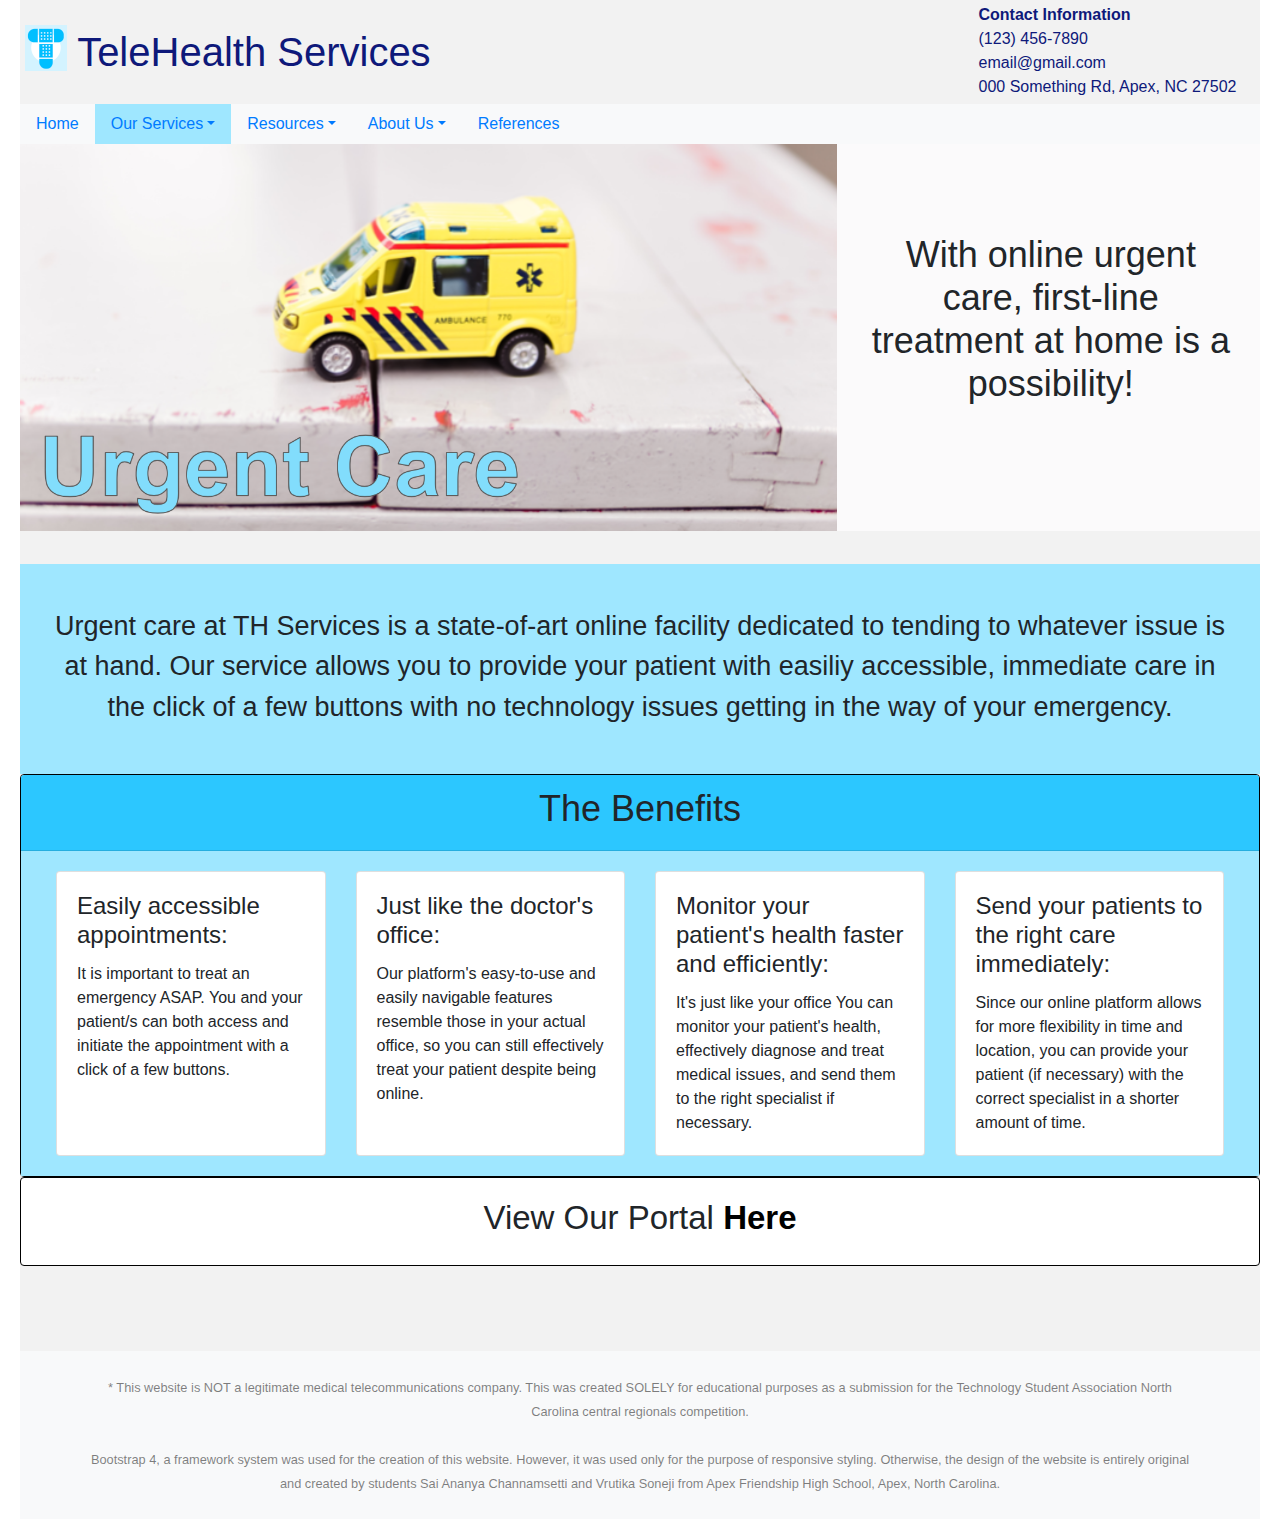
<file: html/urgentcare.html>
<!DOCTYPE html>
<html>

<head>
    <title>TeleHealth Services</title>

    <meta charset="utf-8">
    <meta name="viewport" content="width=device-width, initial-scale=1">
    
    <link rel="stylesheet" href="../styles/main.css">
    <link rel="stylesheet" href="../styles/bootstrap.css">

    <script src="../js/jquery.min.js"></script>
    <script src="../js/bootstrap.js"></script>
</head>

<body>
    <div class="containter ths-container-ui">
        <div class="row">
            <div class="col-md-9" style="margin-top: 20px;">
                <div class="img-column"><a href="../index.html"><img src="../images/logo.png"></a></div>
                <div class="title-column">
                    <h1 class="title-size"><a href="../index.html" class="title-color">TeleHealth Services</a></h1>
                </div>
            </div>
            <div class="col-md-3">
                <section class="titlecontact-size"><b>Contact Information</b> <br>(123) 456-7890 <br> email@gmail.com
                    <br> 000
                    Something
                    Rd, Apex, NC 27502
            </div>
            </section>
        </div>
        <nav class="navbar navbar-light bg-light">
            <ul class="nav">
                <li class="nav-item">
                    <a class="nav-link" href="../index.html">Home</a>
                </li>
                <li class="nav-item dropdown menu-selected">
                    <a class="nav-link dropdown-toggle" data-toggle="dropdown" href="#">Our Services</a>
                    <div class="dropdown-menu">
                        <a class="dropdown-item" href="./primarycare.html">Primary Care</a>
                        <a class="dropdown-item" href="./specialtycare.html">Specialty Care</a>
                        <a class="dropdown-item menuitem-selected" href="./urgentcare.html">Urgent Care</a>
                        <div class="dropdown-divider"></div>
                        <a class="dropdown-item" href="./ourportal.html">Our Portal</a>
                    </div>
                </li>
                <li class="nav-item dropdown">
                    <a class="nav-link dropdown-toggle" data-toggle="dropdown" href="#">Resources</a>
                    <div class="dropdown-menu">
                        <a class="dropdown-item" href="./customerstories.html">Customer Stories</a>
                        <a class="dropdown-item" href="./coronavirusinfo.html">COVID-19 Information</a>
                    </div>
                </li>
                <li class="nav-item dropdown">
                    <a class="nav-link dropdown-toggle" data-toggle="dropdown" href="#">About Us</a>
                    <div class="dropdown-menu">
                        <a class="dropdown-item" href="./whoweare.html">Who We Are</a>
                        <a class="dropdown-item" href="./contactus.html">Contact Us</a>
                    </div>
                </li>
                <li class="nav-item">
                    <a class="nav-link" href="./citations.html">References</a>
                </li>
            </ul>
        </nav>
        <div class="row">
            <div class="col-md-8 pageimage">
                <img src="../images/urgentcare.png" alt="primary care image" width="100%">
            </div>
            <div class="col-md-4 textresponsive-3 pageimage">
                <article class="colmd4-boxes">
                    <h1 class="h1font">With online urgent care, first-line treatment at home is a possibility!
                    </h1>
                </article>
            </div>
        </div>
        <article class="section-content mainbox-color care-margin">
            <p style="padding-left: 34px; padding-right: 34px;" class="padding-twentyfive carefont-size">Urgent care at TH Services is a
                state-of-art online facility dedicated to
                tending to whatever issue is at hand. Our service allows you to provide your patient with easiliy accessible, immediate care
                in the click of a few buttons with no technology issues getting in the way of your emergency.
            </p>
        </article>
        <section>
            <div class="card mainbox-color" style="border-color: black;">
                <div class="card-header heading-color">
                    <h1 style="text-align: center; padding-bottom: 0px;" class="h1font">The Benefits</h1>
                </div>
                <div class="card-body mainbox-color">
                    <div class="row mainbox-color" style="margin: 0px;">
                        <div class="col-md-3">
                            <div class="card h-100">
                                <div class="card-body">
                                    <h4 class="card-title h4font">Easily accessible appointments:</h4>
                                    <p class="card-text">It is important to treat an emergency ASAP. You and your
                                        patient/s can both access and initiate the appointment with a click of a few
                                        buttons.</p>
                                </div>
                            </div>
                        </div>
                        <div class="col-md-3">
                            <div class="card h-100">
                                <div class="card-body">
                                    <h4 class="card-title h4font">Just like the doctor's office:</h4>
                                    <p class="card-text">Our platform's easy-to-use and easily navigable features
                                        resemble those in your actual office, so you can still effectively treat your
                                        patient despite being online.</p>
                                </div>
                            </div>
                        </div>
                        <div class="col-md-3">
                            <div class="card h-100">
                                <div class="card-body">
                                    <h4 class="card-title h4font">Monitor your patient's health faster and efficiently:</h4>
                                    <p class="card-text">It's just like your office You can monitor your patient's
                                        health,
                                        effectively diagnose and treat medical issues, and send them to the right
                                        specialist if necessary.</p>
                                </div>
                            </div>
                        </div>
                        <div class="col-md-3">
                            <div class="card h-100">
                                <div class="card-body">
                                    <h4 class="card-title h4font">Send your patients to the right care immediately:</h4>
                                    <p class="card-text">Since our online platform allows for more flexibility in time
                                        and location, you can provide your patient (if necessary) with the correct
                                        specialist in a shorter amount of time.</p>
                                </div>
                            </div>
                        </div>
                    </div>
                </div>
            </div>
            <div class="card" style="border-color: black; margin-top: 0px;">
                <div class="card-body">
                    <h2 style="text-align: center; font-size: 33px;" class="h2font">View Our Portal <a href="./ourportal.html" style="color:black"><b>Here</b></a></h2>
                </div>
            </div>
        </section>
        <footer id="sticky-footer" class="py-4 bg-light text-black-50" style="margin-top: 85px;">
            <div class="container text-center">
                <small>* This website is NOT a legitimate medical telecommunications company. This was
                    created SOLELY for educational purposes as a submission for the Technology Student Association
                    North Carolina central regionals competition.</small>
                <br>
                <br>
                <small>Bootstrap 4, a framework system was used for the creation of this website. However, it was used
                    only for the purpose of responsive styling. Otherwise, the design of the website is entirely
                    original and created by students Sai Ananya Channamsetti and Vrutika Soneji
                    from Apex Friendship High School, Apex, North Carolina.</small>
            </div>
        </footer>
    </div>
</body>

</html>
</file>
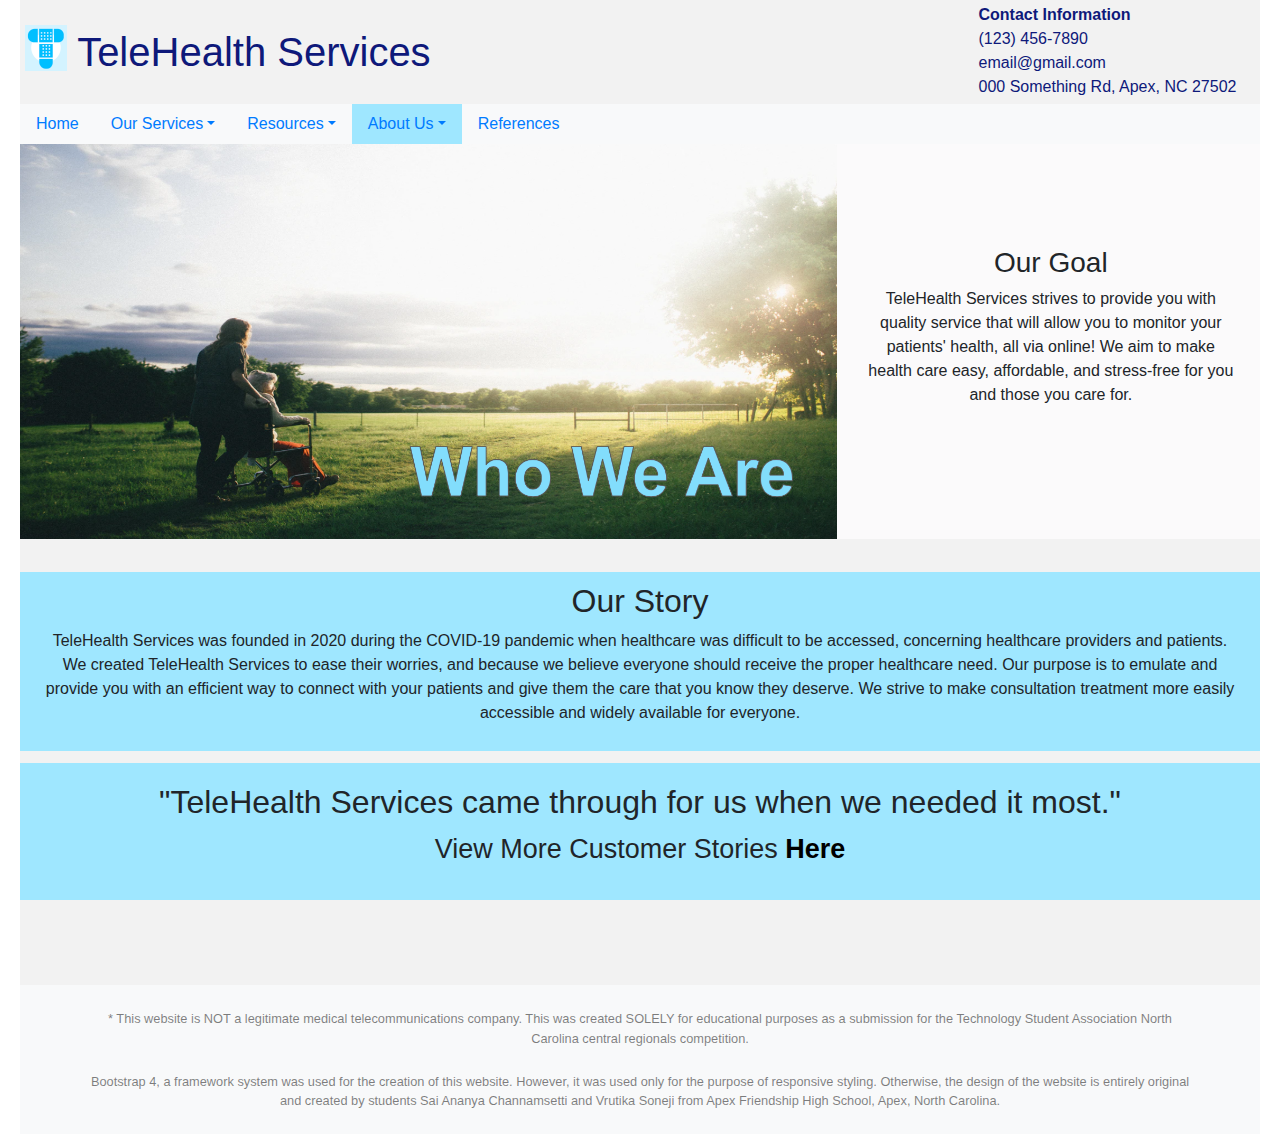
<file: html/whoweare.html>
<html>

<head>
    <title>TeleHealth Services</title>

    <meta charset="utf-8">
    <meta name="viewport" content="width=device-width, initial-scale=1">
    
    <link rel="stylesheet" href="../styles/main.css">
    <link rel="stylesheet" href="../styles/bootstrap.css">

    <script src="../js/jquery.min.js"></script>
    <script src="../js/bootstrap.js"></script>
</head>

<body>
    <div class="containter ths-container-ui">
        <div class="row">
            <div class="col-md-9" style="margin-top: 20px;">
                <div class="img-column"><a href="../index.html"><img src="../images/logo.png"></a></div>
                <div class="title-column">
                    <h1 class="title-size"><a href="../index.html" class="title-color">TeleHealth Services</a></h1>
                </div>
            </div>
            <div class="col-md-3">
                <section class="titlecontact-size"><b>Contact Information</b> <br>(123) 456-7890 <br> email@gmail.com
                    <br> 000
                    Something
                    Rd, Apex, NC 27502
            </div>
            </section>
        </div>
        <nav class="navbar navbar-light bg-light">
            <ul class="nav">
                <li class="nav-item">
                    <a class="nav-link" href="../index.html">Home</a>
                </li>
                <li class="nav-item dropdown">
                    <a class="nav-link dropdown-toggle" data-toggle="dropdown" href="#">Our Services</a>
                    <div class="dropdown-menu">
                        <a class="dropdown-item" href="./primarycare.html">Primary Care</a>
                        <a class="dropdown-item" href="./specialtycare.html">Specialty Care</a>
                        <a class="dropdown-item" href="./urgentcare.html">Urgent Care</a>
                        <div class="dropdown-divider"></div>
                        <a class="dropdown-item" href="./ourportal.html">Our Portal</a>
                    </div>
                </li>
                <li class="nav-item dropdown">
                    <a class="nav-link dropdown-toggle" data-toggle="dropdown" href="#">Resources</a>
                    <div class="dropdown-menu">
                        <a class="dropdown-item" href="customerstories.html">Customer Stories</a>
                        <a class="dropdown-item" href="coronavirusinfo.html">COVID-19 Information</a>
                    </div>
                </li>
                <li class="nav-item dropdown menu-selected">
                    <a class="nav-link dropdown-toggle" data-toggle="dropdown" href="#">About Us</a>
                    <div class="dropdown-menu">
                        <a class="dropdown-item menuitem-selected" href="/whoweare.html">Who
                            We Are</a>
                        <a class="dropdown-item" href="./contactus.html">Contact Us</a>
                    </div>
                </li>
                <li class="nav-item">
                    <a class="nav-link" href="./citations.html">References</a>
                </li>
            </ul>
        </nav>
        <div class="row pageimage">
            <div class="col-md-8">
                <img src="../images/whoweareimage.png" alt="who we are image" width="100%">
            </div>
            <div class="col-md-4 textresponsive-6">
                <article class="colmd4-boxes">
                    <h3 class="h3font">Our Goal</h3>
                    <p>TeleHealth Services strives to provide you with quality service that will
                        allow you to monitor your patients' health, all via online! We aim to make
                        health care easy, affordable, and stress-free for you and those you care for.</p>
                </article>
            </div>
        </div>
        <article
            class="mainbox-color care-margin" style="margin-bottom: 12px; padding-top: 10px; padding-bottom: 10px; padding-left: 25px; padding-right: 25px;">
            <h2 class="h2font" style="text-align: center;">Our Story</h2>
            <p style="text-align: center;">TeleHealth Services was founded in 2020 during the COVID-19
                pandemic when healthcare was difficult to be accessed, concerning healthcare providers and patients. We created
                TeleHealth Services to ease their worries, and because we believe everyone should receive the proper
                healthcare need. Our purpose is to emulate and provide you
                with an efficient way to connect with your patients and give them the care that you know they
                deserve. We
                strive to make consultation treatment more easily accessible and widely available for everyone.</p>
        </article>
        <article class="customerstoriesbox-2 mainbox-color">
            <h2 style="text-align: center;" class="h2font">"TeleHealth Services came through for us when we needed it most."</h2>
            <p style="text-align: center;" class="font-27px">View More Customer Stories <a href="customerstories.html"
                    style="color: black"><b>Here</b></a></p>
        </article>
        <footer id="sticky-footer" class="py-4 bg-light text-black-50" style="margin-top: 85px;">
            <div class="container text-center">
                <small>* This website is NOT a legitimate medical telecommunications company. This was
                    created SOLELY for educational purposes as a submission for the Technology Student Association
                    North Carolina central regionals competition.</small>
                <br>
                <br>
                <small>Bootstrap 4, a framework system was used for the creation of this website. However, it was used
                    only for the purpose of responsive styling. Otherwise, the design of the website is entirely
                    original and created by students Sai Ananya Channamsetti and Vrutika Soneji
                    from Apex Friendship High School, Apex, North Carolina.</small>
            </div>
        </footer>
    </div>
</body>

</html>
</file>
<file: styles/main.css>
html,
body {
  height: 100%;
  position: relative;
}

.ths-container-ui {
    background-color: #f2f2f2;
    min-height: 95vh;
    overflow: hidden;
    position: relative;
    max-width: 1240px;
    width: auto;
    margin: 0 auto;
}

.service-definition {
  padding-top: 17px; 
  padding-bottom: 6px; 
  text-align: center; 
  
  background-color:rgb(181, 236, 255);
  margin-bottom: 28px; 
}

.section-content {
  padding-top: 17px; 
  padding-bottom: 6px; 
  text-align: center; 
}

.contact-card {
  margin-bottom: 80px;
  margin-left: 80px;
  margin-right: 80px;
}

.padding-twentyfive {
  padding-top: 25px; 
  padding-bottom: 25px;
}

.customerstories-boxes {
  padding-left: 30px; 
  padding-right: 30px; 
  padding-top: 20px; 
  padding-bottom: 20px;
}

.colmd4-boxes {
  text-align: center; 
  padding-right: 25px;
}

.text-responsive {
  max-width: auto;
  height: auto;
  padding-top: 9%;
  padding-bottom: 9%;
}

.textresponsive-2 {
  max-width: auto;
  height: auto;
  padding: 8%;
}

.textresponsive-3 {
  max-width: auto;
  height: auto;
  padding: 7%;
}

.textresponsive-4 {
  max-width: auto;
  height: auto;
  padding: 3%;
}

.textresponsive-5 {
  max-width: auto;
  height: auto;
  padding: 8%;
}

.textresponsive-6 {
  max-width: auto;
  height: auto;
  padding: 8%;
}

.customerstoriesbox-2 {
  padding-left: 30px; 
  padding-right: 30px; 
  padding-top: 20px; 
  padding-bottom: 15px;
}

.title-size {
  padding: 3px 6px;
}

.title-color {
  color: #0e197a;
}

.titlecontact-size {
  padding-top: 3px;
  padding-bottom: 5px;
  padding-left: 6px;
  padding-right: 6px;
  color: #0e197a;
}

.img-column {
  float: left;
  width: 5%;
  padding: 5px;
}

.title-column {
  float: left;
  width: 75%;
  padding: 5px;
}

.ourportal-boxes { 
  padding-top: 27px;
  padding-bottom: 22px;
  padding-left: 65px;
  padding-right: 65px;
}

.ourportal-img {
  width: 730px;
  height: auto;
  overflow: hidden;
  position: relative;
}

.ourportal-oddbox {
  background-color: #d4d4e9;
}

.ourportal-evenbox {
  background-color: rgb(206, 243, 255);
}

.menu-selected {
  background-color: rgb(159, 231, 255);
}

.menuitem-selected {
  background-color: #007bff !important;
  color: white !important;
}
.PDF-align {
  text-align: left;
}

.carefont-size {
  font-size: 27px;
}

.coronafont-size {
  font-size: 20px;
}

.ourportal-center {
  text-align: left;
  margin-left: 18px;
}

.navbar {
  padding: 0rem 0rem !important;
}

.mainbox-color {
  background-color: rgb(159, 231, 255);
}

.heading-color {
  background-color: rgb(44, 199, 255) !important;
}

.pageimage {
  background-color: #fbfafb;
}

.care-margin {
  margin-top: 33px;
}

.h1font {
  font-size: 36px;
}

.h2font {
  font-size: 32px;
}

.h3font {
  font-size: 28px;
}

.h4font {
  font-size: 24px;
}

.h5font {
  font-size: 20px;
}

.h6font {
  font-size: 16px;
}

.font-27px {
  font-size: 27px;
}

.blue-heading {
  padding-bottom: 8px; 
  padding-top: 8px; 
  padding-left: 20px; 
  padding-right: 20px;
}

.font-40px {
  font-size: 40px;
}

@media (max-width: 600px) {
  .ourportal-center {
    text-align: center;
  }

  .contact-card {
    margin-bottom: 20px;
    margin-left: 20px;
    margin-right: 20px;
  }

  .carefont-size {
    font-size: 16px;
  }

  .coronafont-size {
    font-size: 16px;
  }

  .PDF-align {
    text-align: center;
  }

  .text-responsive {
    max-width: auto;
    height: auto;
    padding-top: 9%;
    padding-bottom: 9%;
    padding-left: 35px !important;
  }

  .textresponsive-2 {
    max-width: auto;
    height: auto;
    padding: 7%;
    padding-left: 35px !important;
  }

  .textresponsive-3 {
    max-width: auto;
    height: auto;
    padding: 8%;
    padding-left: 36px !important;
  }

  .textresponsive-4 {
    max-width: auto;
    height: auto;
    padding: 1%;
    padding-left: 37px !important;
  }

  .textresponsive-5 {
    max-width: auto;
    height: auto;
    padding: 8%;
    padding-left: 30px !important;
  }

  .textresponsive-6 {
    max-width: auto;
    height: auto;
    padding: 8%;
    padding-left: 26px !important;
  }

  .ourportal-boxes { 
    padding-top: 27px;
    padding-bottom: 22px;
    padding-left: 30px;
    padding-right: 30px;
  }

  .nav{
    flex-direction: column;
    width: 100%;
  }

  .h1font {
    font-size: 28px !important;
  }

  .h2font {
    font-size: 24px !important;
  }
  
  .h3font {
    font-size: 20px;
  }

  .h4font {
    font-size: 18px !important;
  }

  .h5font {
    font-size: 16px;
  }

  .h6font {
    font-size: 16px;
  }

  .font-27px {
    font-size: 19px;
  }

  .font-40px {
    font-size: 20px;
  }

  .blue-heading {
    padding-bottom: 1px; 
    padding-top: 6px; 
    padding-left: 10px;
  }
}
</file>
